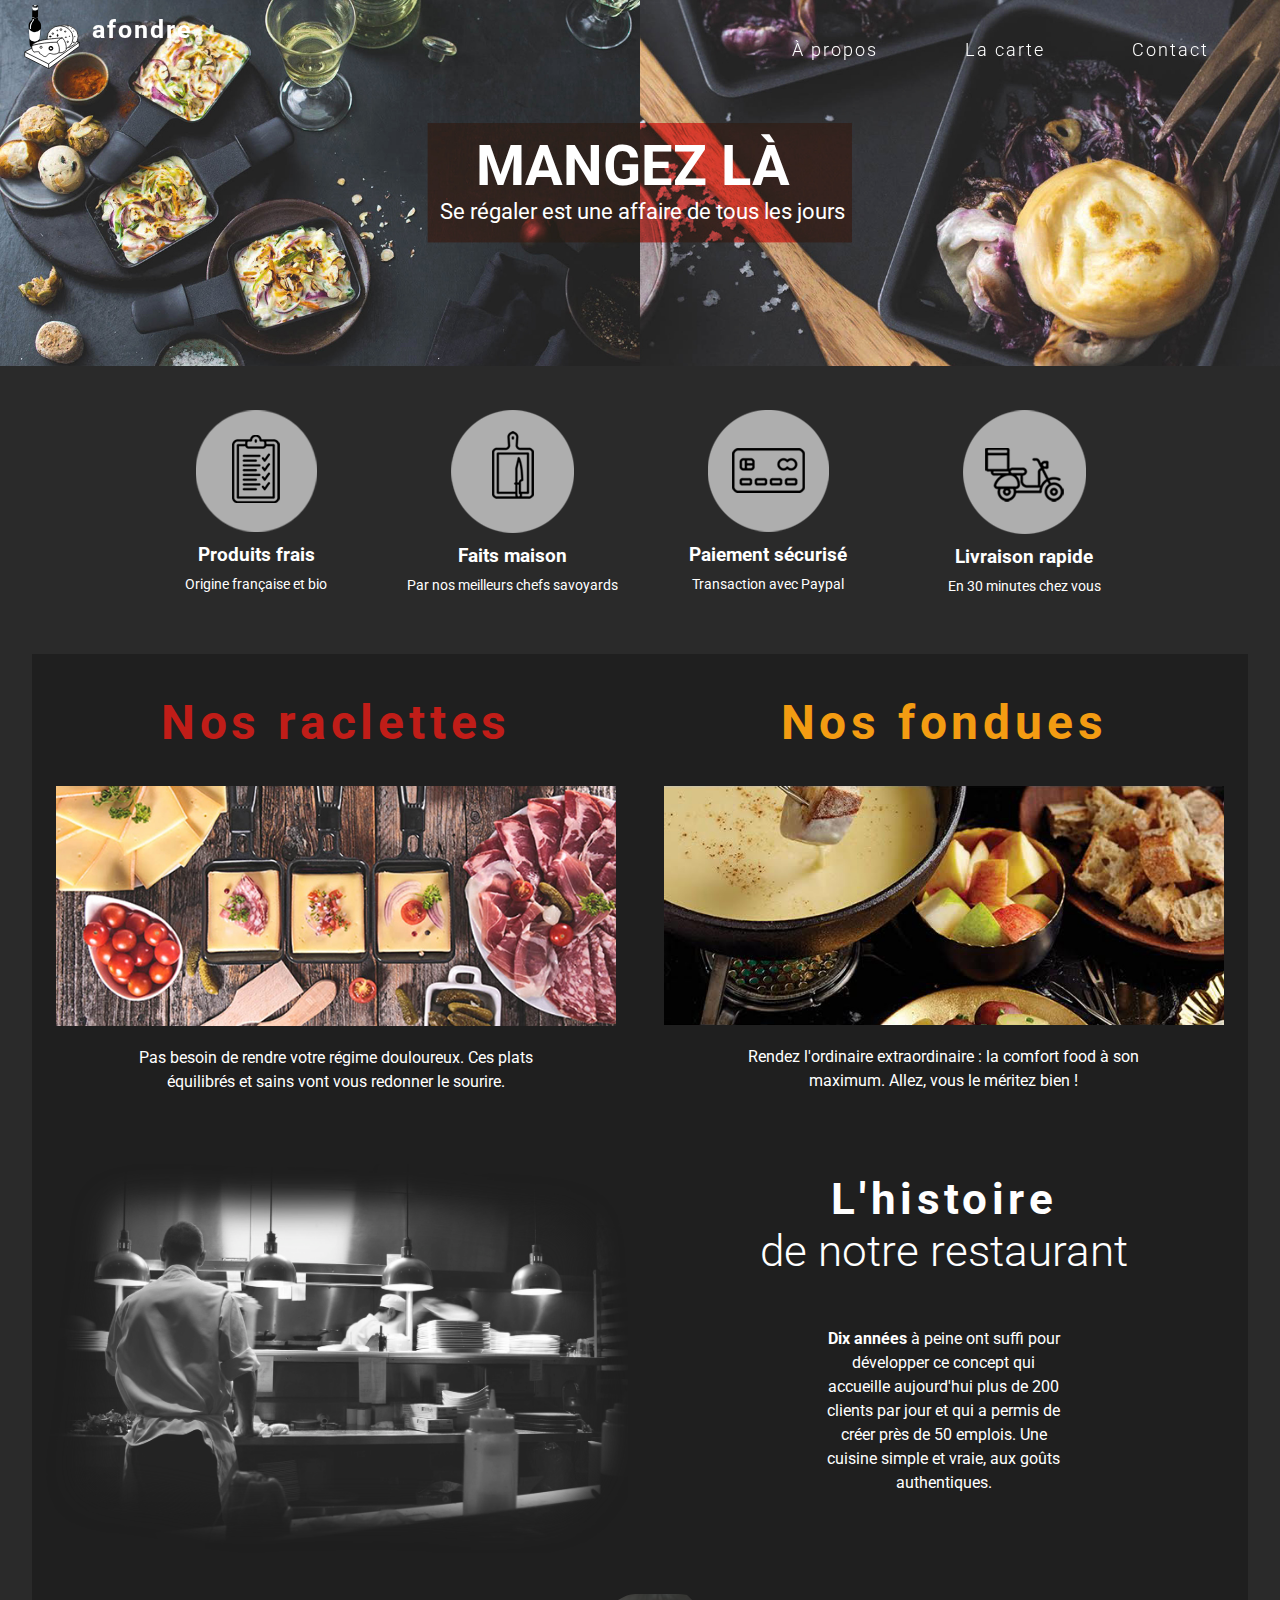
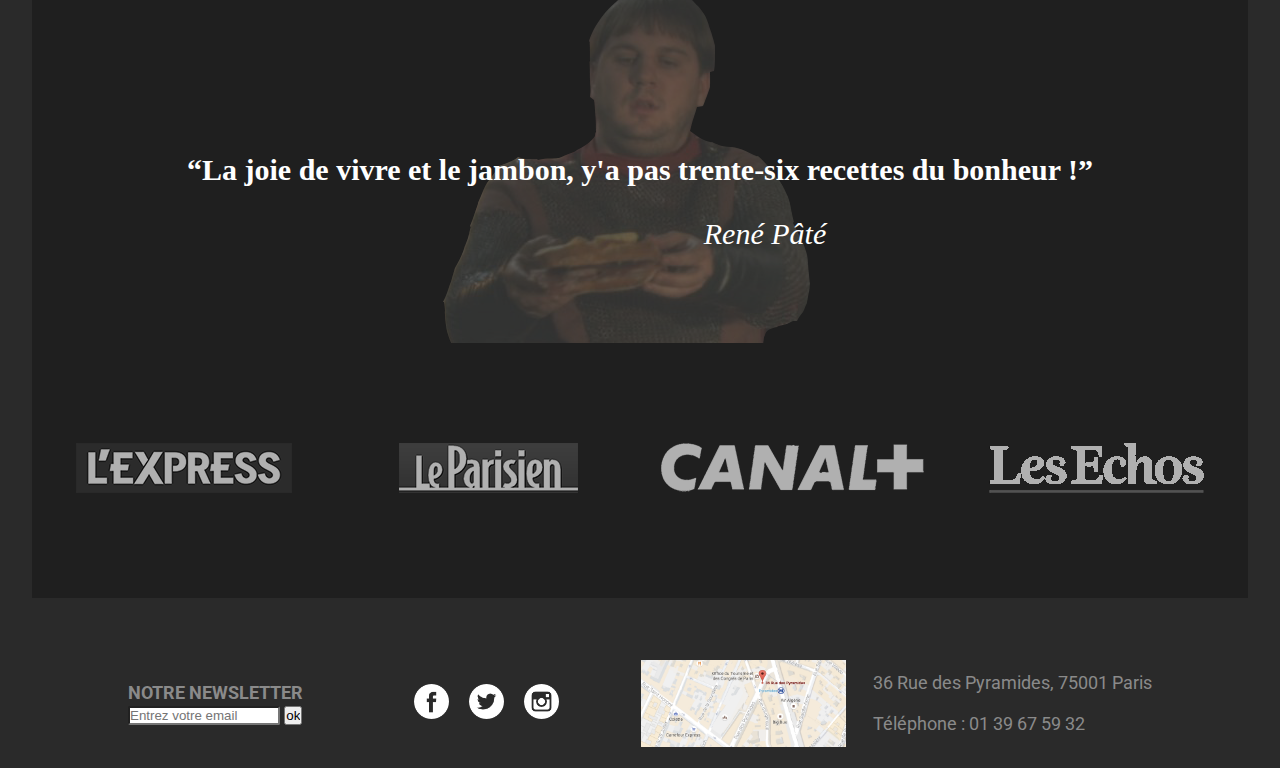
<file: index.html>
<!DOCTYPE html>
<html>

<head>
	<meta charset="utf-8">
	<link rel="shortcut icon" href="img-layout/logo.ico" />
	<title>Afondre : Le restaurant savoyard de luxe !</title>
	<meta name="viewport" content="width=device-width, initial-scale=1.0">
	<link rel="stylesheet" type="text/css" href="styles/main.css">
	<link href="https://fonts.googleapis.com/css?family=Gilda+Display|Roboto:300,400,700" rel="stylesheet">
</head>

<body>
	<main>
		<header class="clearfix">
			<button class="hamburger disp480">&#9776;</button>
			<!-- Navigation et logo -->
			<a href="#" id="lien">
				<div class="logo">
					<img src="img-content/logo.svg" alt="logo" width="64px" height="64px">
					<h2>&nbsp;afondre</h2>
				</div>
			</a>
			<nav class="clearfix navigation">
				<ul>
					<li><a href="#" class="disp480">Accueil</a></li>
					<li>
						<a href="pages/contact/contact.html" class="sliding">Contact</a>
					</li>
					<li>
						<a href="pages/carte/carte.html" class="sliding">La carte</a>
					</li>
					<li><a href="pages/about/histoire/histoire.html" class="disp480">Histoire</a></li>
					<li><a href="pages/about/fromages/fromage.html" class="disp480">Fromages</a></li>
					<li><a href="pages/about/charcuterie/charcuterie.html" class="disp480">Charcuterie</a></li>
					<li><a href="pages/about/accompagnements/accompagnements.html" class="disp480">Accompagnements</a></li>
					<li class="dropdown"><a href="" class="dropbtn sliding">À propos</a>
						<div class="dropdown-content">
							<a href="pages/about/histoire/histoire.html">Histoire</a>
							<a href="pages/about/fromages/fromage.html">Fromages</a>
							<a href="pages/about/charcuterie/charcuterie.html">Charcuteries</a>
							<a href="pages/about/accompagnements/accompagnements.html">Accompagnements</a>
						</div>
					</li>
				</ul>
			</nav>
		</header>
		<section id="top">
			<!-- Section haut de page Photo -->
			<div class="background">
				<img src="img-layout/header-big.jpg" alt="header">
			</div>
			<div class="slogan">
				<h1>Mangez là</h1>
				<p>Se régaler est une affaire de tous les jours</p>
			</div>
		</section>
		<section id="icone" class="clearfix">
			<!-- Section présentation avec icones -->
			<article class="col w25">
				<!-- Article Produits -->
				<figure>
					<!-- icone -->
					<img src="img-content/produits.png" alt="produits">
					<figcaption>
						<!-- Description icone -->
						<h3>Produits frais</h3>
					</figcaption>
				</figure>
				<!-- informations supplémentaires -->
				<p>Origine française et bio</p>
			</article>
			<article class="col w25">
				<!-- Article menus -->
				<figure>
					<img src="img-content/menu.png" alt="menu">
					<figcaption>
						<h3>Faits maison</h3>
					</figcaption>
				</figure>
				<p>Par nos meilleurs chefs savoyards</p>
			</article>
			<article class="col w25">
				<!-- Article paiement -->
				<figure>
					<img src="img-content/CB.png" alt="paiement">
					<figcaption>
						<h3>Paiement sécurisé</h3>
					</figcaption>
				</figure>
				<p>Transaction avec Paypal</p>
			</article>
			<article class="col w25">
				<!-- Article Livraison -->
				<figure>
					<img src="img-content/livraison.png" alt="livraison">
					<figcaption>
						<h3>Livraison rapide</h3>
					</figcaption>
				</figure>
				<p>En 30 minutes chez vous</p>
			</article>
		</section>
		<section id="produits" class="clearfix">
			<!-- Section Fondue / Raclette -->
			<article class="col w50">
				<!-- Article raclette -->
				<h2>Nos raclettes</h2>
				<img src="img-content/raclette-1.jpg" alt="raclettes">
				<p>Pas besoin de rendre votre régime douloureux. Ces plats équilibrés et sains vont vous redonner le sourire.</p>
			</article>
			<article class="col w50">
				<!-- Article fondue -->
				<h2>Nos fondues</h2>
				<img src="img-content/fondue.jpg" alt="fondues">
				<p>Rendez l'ordinaire extraordinaire : la comfort food à son maximum. Allez, vous le méritez bien !</p>
			</article>

		</section>
		<section id="histoire">
			<!-- Section Histoire -->
			<div class="histoire-restaurant">
				<div class="notre-restaurant">
					<img src="img-content/notre-restaurant.png">
				</div>
				<div class="content-histoire">
					<h2><span id="bg">L'histoire</span> <span id="dispnone768"></br>de notre restaurant</span></h2>
					<p><strong>Dix années</strong> à peine ont suffi pour développer ce concept qui accueille aujourd'hui plus de 200 clients par jour et qui a permis de créer près de 50 emplois. Une cuisine simple et vraie, aux goûts authentiques.</p>
				</div>
			</div>
			<div id="citations" class="clearfix">
				<div class="slides slid_1" style="background: url(img-content/détouré/rene-pate.png) no-repeat center 1rem">
					<q>La joie de vivre et le jambon, y'a pas trente-six recettes du bonheur !</q>
					<cite>René Pâté</cite>
				</div>
				<div class="slides slid_2" style="background: url(img-content/détouré/patrice-saucisse.png) no-repeat center 1rem">
					<q>Ça y est… je vois trouble. C’est le manque de gras, je me dessèche.</q>
					<cite>Patrice Saucisse</cite>
				</div>
				<div class="slides slid_3" style="background: url(img-content/détouré/remond-frometon.png) no-repeat center 1rem">
					<q>Je juge un restaurant par son Pain et son Fromage.</q>
					<cite>Rémond Frometon</cite>
				</div>
				<div class="slides slid_4" style="background: url(img-content/détouré/armand-vinblanc.png) no-repeat center 1rem">
					<q>La seule arme qui m'intéresse, c'est le tire-bouchon.</q>
					<cite>Armand VinBlanc</cite>
				</div>
				<div class="slides slid_5" style="background: url(img-content/chef1.png) no-repeat center 1rem">
					<q>Ça a été une merde noire, c'était catastrophique !</q>
					<cite>Philippe Etchebest</cite>
				</div>
				<script type="text/javascript">
					var slideIndex = 0;
					carousel();

					function carousel() {
						var i;
						var x = document.getElementsByClassName("slides");
						for (i = 0; i < x.length; i++) {
							x[i].style.display = "none";
						}
						slideIndex++;
						if (slideIndex > x.length) {
							slideIndex = 1
						}
						x[slideIndex - 1].style.display = "block";
						setTimeout(carousel, 10000); // La citation change toutes les 5 secondes
					}
				</script>
			</div>
			<ul>
				<!-- Liste des partenaires -->
				<li><img src="img-content/express.png" alt="logo express"></li>
				<li><img src="img-content/parisien.png" alt="logo parisien"></li>
				<li><img src="img-content/canalplus.png" alt="logo canalplus"></li>
				<li><img src="img-content/echos.png" alt="logo echos"></li>
			</ul>
		</section>
		<footer>
			<form class="footer_form">
				<label for="newsletter" id="label">Notre Newsletter</br></label>
				<input type="email" id="newsletter" name="email" placeholder="Entrez votre email">
				<input type="button" value="ok" id="ok">
			</form>
			<div id="network">
				<a href="#"><img src="img-content/facebook.png" width="35" height="35"></a>
				<a href="#"><img src="img-content/twitter.png" width="35" height="35"></a>
				<a href="#"><img src="img-content/instagram.png" width="35" height="35"></a>
			</div>
			<img src="img-content/maps.png" alt="maps" id="google">
			<ul id="adresse">
				<li>36 Rue des Pyramides, 75001 Paris</li>
				<li>Téléphone : 01 39 67 59 32</li>
			</ul>
		</footer>
	</main>
	<script type="text/javascript" src="jquery-3.1.1.js"></script>
	<script type="text/javascript">
		var liste = document.querySelector('.navigation ul');
		var burger = document.querySelector(".hamburger");
		var mq = window.matchMedia("(min-width : 769px)");
	        window.addEventListener("resize", function() {
	            if (mq.matches) {
	                    liste.style.display = "block";
	                } else {
	                    liste.style.display = "none";
	                    burger.style.transform = 'rotate(0deg)';
	                }
	        });
			burger.addEventListener("click", function() {
				if (liste.style.display == 'block') {
					liste.style.display = 'none';
					burger.style.transform = "rotate(0deg)";
				} else {
					liste.style.display = "block";
					burger.style.transform = "rotate(90deg)";	
				} 
			});
	</script>
</body>

</html>
</file>
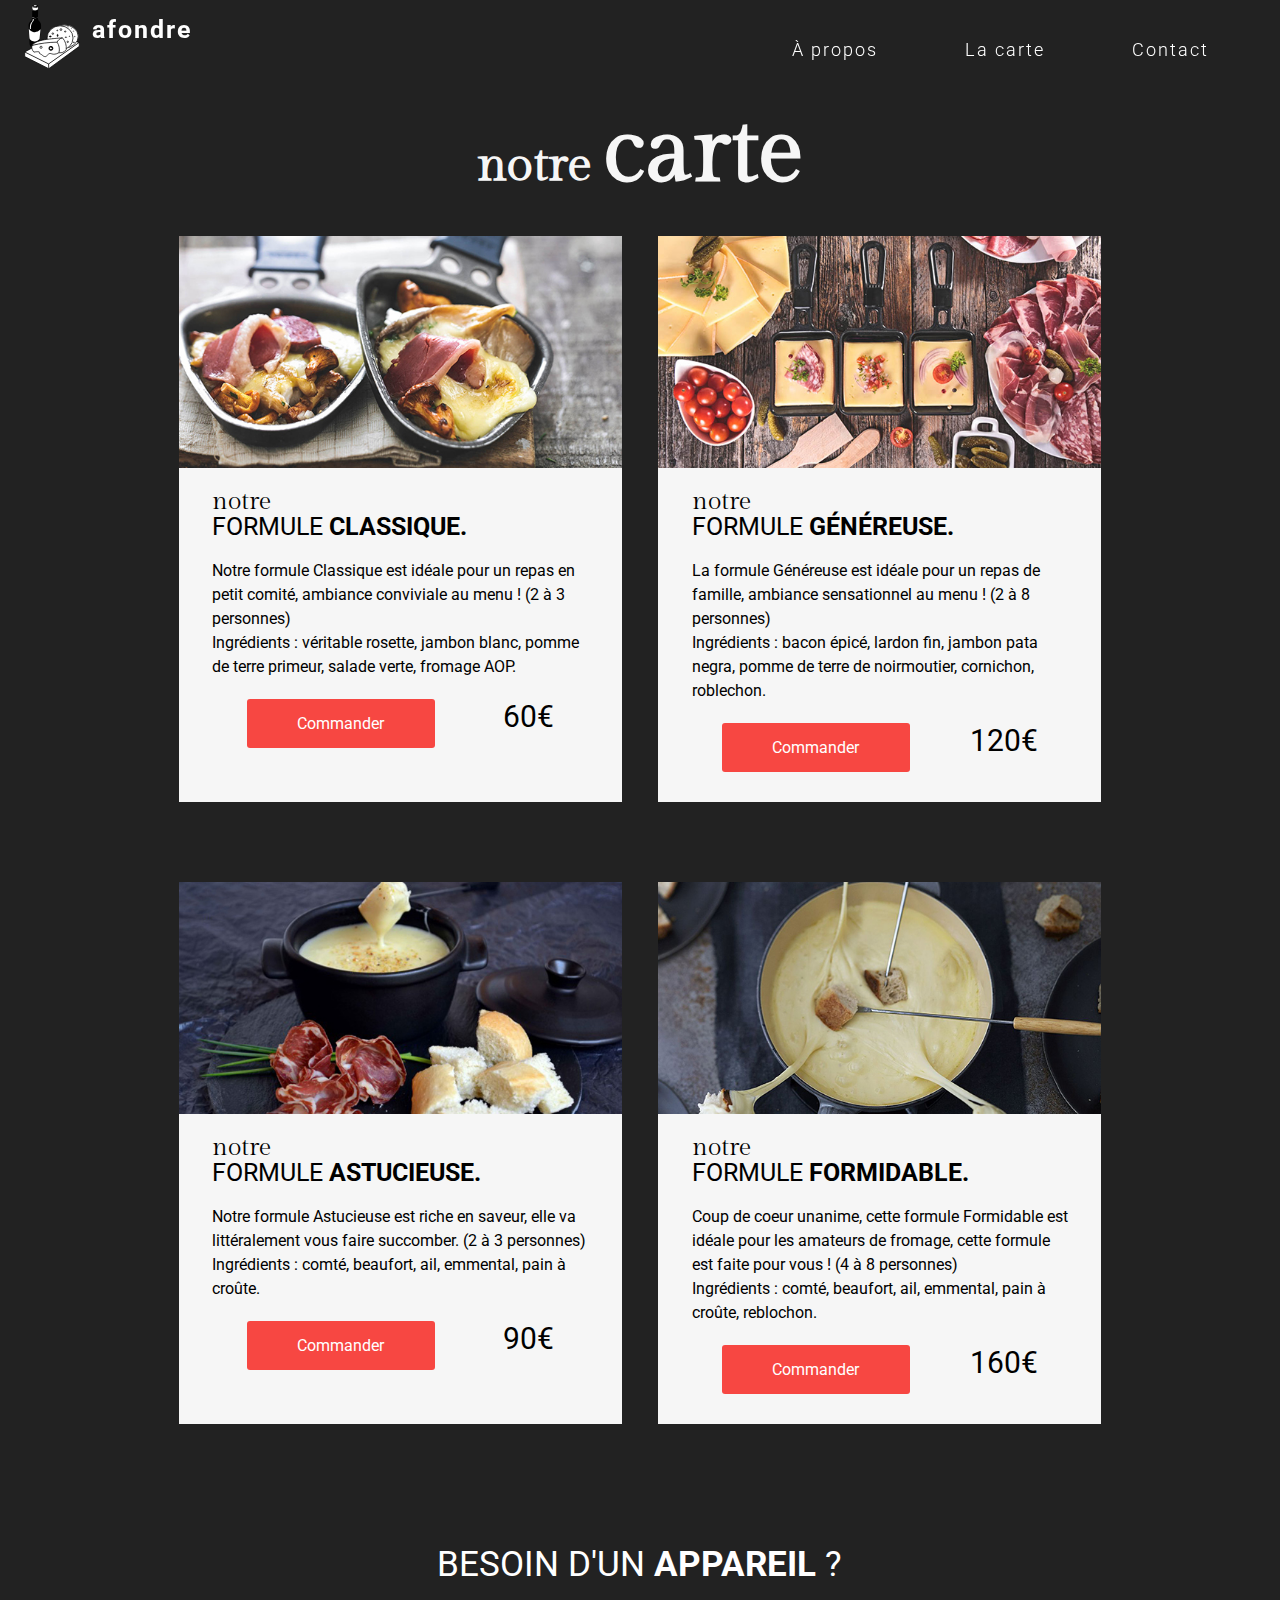
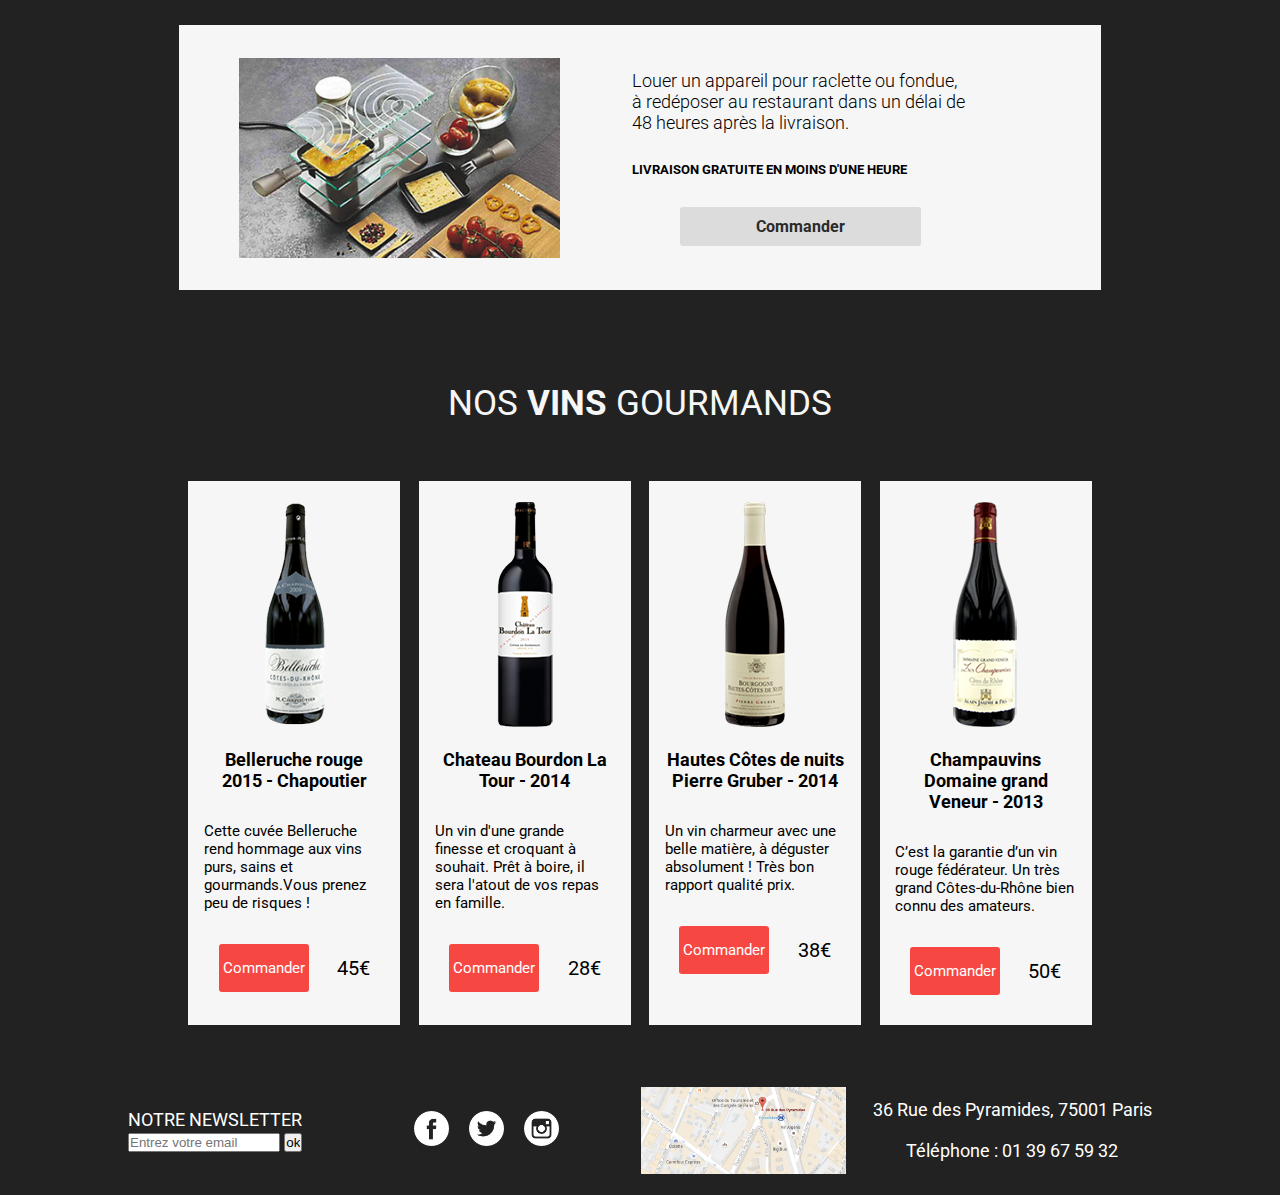
<file: pages/carte/carte.html>
<!DOCTYPE html>
<html>

<head>
	<meta charset="utf-8">
	<link rel="shortcut icon" href="img-layout/logo.ico" />
	<title>Afondre: Notre Carte</title>
	<meta name="viewport" content="width=device-width, initial-scale=1.0">
	<link rel="stylesheet" type="text/css" href="styles/main.css">
	<link href="https://fonts.googleapis.com/css?family=Gilda+Display|Roboto:300,400,700" rel="stylesheet">
</head>

<body>
	<main class="clearfix">
		<header class="clearfix">
			<button class="hamburger disp480">&#9776;</button>
			<!-- Navigation et logo -->
			<a href="../../index.html" id="lien">
				<div class="logo">
					<img src="img-content/logo.svg" alt="logo" width="64px" height="64px">
					<h2>&nbsp;afondre</h2>
				</div>
			</a>
			<nav class="clearfix navigation">
				<ul>
					<li><a href="../../index.html" class="disp480">Accueil</a></li>
					<li>
						<a href="../contact/contact.html" class="sliding">Contact</a>
					</li>
					<li>
						<a href="#" class="sliding">La carte</a>
					</li>
					<li><a href="../about/histoire/histoire.html" class="disp480">Histoire</a></li>
					<li><a href="../about/fromages/fromage.html" class="disp480">Fromages</a></li>
					<li><a href="../about/charcuterie/charcuterie.html" class="disp480">Charcuterie</a></li>
					<li><a href="../about/accompagnements/accompagnements.html" class="disp480">Accompagnements</a></li>
					<li class="dropdown"><a href="" class="dropbtn sliding">À propos</a>
						<div class="dropdown-content">
							<a href="../about/histoire/histoire.html">Histoire</a>
							<a href="../about/fromages/fromage.html">Fromages</a>
							<a href="../about/charcuterie/charcuterie.html">Charcuteries</a>
							<a href="../about/accompagnements/accompagnements.html">Accompagnements</a>
						</div>
					</li>
				</ul>
			</nav>
		</header>
		<div class="content">
			<h1>notre <span class="titre">carte</span></h1>
			<section class="nourriture">
				<article class="col w50">
					<figure>
						<img src="img-content/menu1.jpg" alt="classique">
						<figcaption>
							<h3><span class="min">notre</span></br>formule <strong>classique.</strong></h3>
						</figcaption>
						<p>Notre formule Classique est idéale pour un repas en petit comité, ambiance conviviale au menu ! (2 à 3 personnes)<br>Ingrédients : véritable rosette, jambon blanc, pomme de terre primeur, salade verte, fromage AOP.

						</p>
						<div class="pay">
							<a href="#">Commander</a> 60€
						</div>
					</figure>
				</article>
				<article class="col w50">
					<figure>
						<img src="img-content/menu2.jpg" alt="généreuse">
						<figcaption>
							<h3><span class="min">notre</span></br>formule <strong>généreuse.</strong></h3>
						</figcaption>
						<p>La formule Généreuse est idéale pour un repas de famille, ambiance sensationnel au menu ! (2 à 8 personnes)<br>Ingrédients : bacon épicé, lardon fin, jambon pata negra, pomme de terre de noirmoutier, cornichon, roblechon.</p>
						<div class="pay">
							<a href="#">Commander</a> 120€
						</div>
					</figure>
				</article>
				<article class="col w50">
					<figure>
						<img src="img-content/menu3.jpg" alt="astucieuse">
						<figcaption>
							<h3><span class="min">notre</span></br>formule <strong>astucieuse.</strong></h3>
						</figcaption>
						<p>Notre formule Astucieuse est riche en saveur, elle va littéralement vous faire succomber. (2 à 3 personnes)<br>Ingrédients : comté, beaufort, ail, emmental, pain à croûte.</p>
						<div class="pay">
							<a href="#">Commander</a> 90€
						</div>
					</figure>
				</article>
				<article class="col w50">
					<figure>
						<img src="img-content/menu4.jpg" alt="formidable">
						<figcaption>
							<h3><span class="min">notre</span></br>formule <strong>formidable.</strong></h3>
						</figcaption>
						<p>Coup de coeur unanime, cette formule Formidable est idéale pour les amateurs de fromage, cette formule est faite pour vous ! (4 à 8 personnes)<br>Ingrédients : comté, beaufort, ail, emmental, pain à croûte, reblochon. </p>
						<div class="pay">
							<a href="#">Commander</a> 160€
						</div>
					</figure>
				</article>
			</section>
			<section class="appareil">
				<h2>Besoin d'un <strong>appareil</strong> ?</h2>
				<article>
					<figure>
						<img src="img-content/menu5.jpg" alt="machine">
					</figure>
					<div class="text">
						<p><span class="delete">Louer un </span>appareil <span class="delete">pour raclette ou fondue, </span>à redéposer au restaurant dans un délai de 48 heures après la livraison.</p>
						<h4>Livraison gratuite en moins d'une heure</h4>
						<a href="#">Commander</a>
					</div>
				</article>
			</section>
			<h2 class="nosvins">Nos <strong>vins</strong> <span class="delete">gourmands</span></h2>
			<section class="vin">
				<article class="col w25">
					<img src="img-content/vin1.png" alt="formidable">
					<figcaption>
						<h4>Belleruche rouge 2015 - Chapoutier</h4>
					</figcaption>
					<p>Cette cuvée Belleruche rend hommage aux vins purs, sains et gourmands.Vous prenez peu de risques ! </p>
					<div class="pay pay2">
						<a href="#">Commander</a> 45€
					</div>
				</article>
				<article class="col w25">
					<img src="img-content/vin2.png" alt="formidable">
					<figcaption>
						<h4>Chateau Bourdon La Tour - 2014 </h4>
					</figcaption>
					<p>Un vin d'une grande finesse et croquant à souhait. Prêt à boire, il sera l'atout de vos repas en famille.</p>
					<div class="pay pay2">
						<a href="#">Commander</a> 28€
					</div>
				</article>
				<article class="col w25">
					<img src="img-content/vin3.png" alt="formidable">
					<figcaption>
						<h4>Hautes Côtes de nuits Pierre Gruber - 2014</h4>
					</figcaption>
					<p>Un vin charmeur avec une belle matière, à déguster absolument ! Très bon rapport qualité prix.</p>
					<div class="pay pay2">
						<a href="#">Commander</a> 38€
					</div>
				</article>
				<article class="col w25">
					<img src="img-content/vin4.png" alt="formidable">
					<figcaption>
						<h4>Champauvins Domaine grand Veneur - 2013</h4>
					</figcaption>
					<p>C’est la garantie d’un vin rouge fédérateur. Un très grand Côtes-du-Rhône bien connu des amateurs.</p>
					<div class="pay pay2">
						<a href="#">Commander</a> 50€
					</div>
				</article>
			</section>
		</div>
		<footer>
			<form class="footer_form">
				<label for="newsletter" id="label">Notre Newsletter</br></label>
				<input type="email" id="newsletter" name="email" placeholder="Entrez votre email">
				<input type="button" value="ok" id="ok">
			</form>
			<div id="network">
				<a href="#"><img src="img-content/facebook.png" width="35" height="35"></a>
				<a href="#"><img src="img-content/twitter.png" width="35" height="35"></a>
				<a href="#"><img src="img-content/instagram.png" width="35" height="35"></a>
			</div>
			<img src="img-content/maps.png" alt="maps" id="google">
			<ul id="adresse">
				<li>36 Rue des Pyramides, 75001 Paris</li>
				<li>Téléphone : 01 39 67 59 32</li>
			</ul>
		</footer>
	</main>
	<script type="text/javascript" src="../../jquery-3.1.1.js"></script>
	    <script type="text/javascript">
	        var liste = document.querySelector('.navigation ul');
	        var burger = document.querySelector(".hamburger");
	        var mq = window.matchMedia("(min-width : 769px)");
	        window.addEventListener("resize", function() {
	            if (mq.matches) {
	                    liste.style.display = "block";
	                } else {
	                    liste.style.display = "none";
	                    burger.style.transform = 'rotate(0deg)';
	                }
	        });
	            burger.addEventListener("click", function() {
	                if (liste.style.display == 'block') {
	                    liste.style.display = 'none';
	                    burger.style.transform = "rotate(0deg)";
	                } else {
	                    liste.style.display = "block";
	                    burger.style.transform = "rotate(90deg)";   
	                } 
	            });
	    </script>
</body>

</html>
</file>
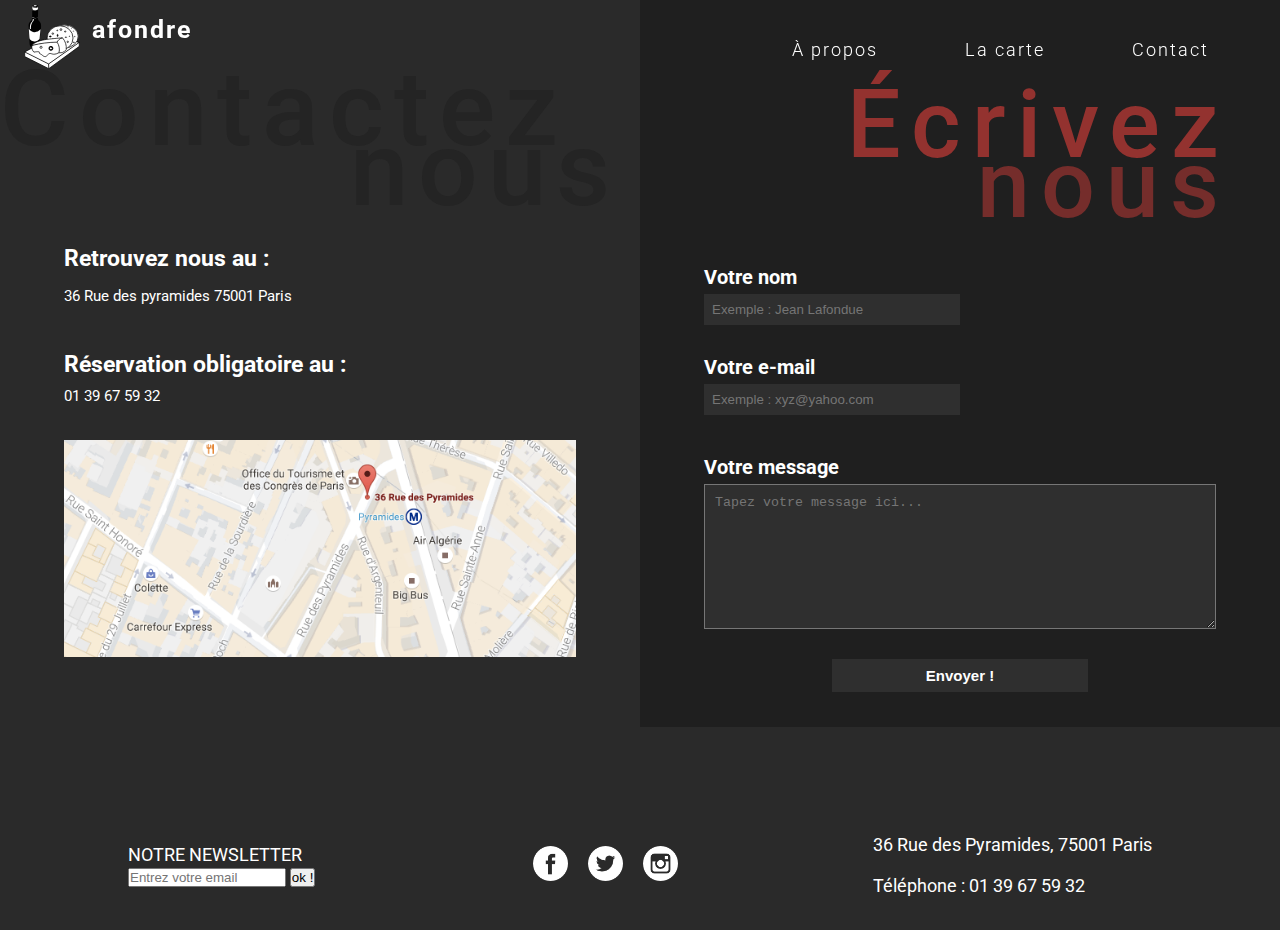
<file: pages/contact/contact.html>
<!DOCTYPE html>
<html>

<head>
	<meta charset="utf-8">
	<link rel="shortcut icon" href="img-layout/logo.ico" />
	<title>Afondre: Contact</title>
	<meta name="viewport" content="width=device-width, initial-scale=1.0">
	<link rel="stylesheet" href="styles/contact.css" type="text/css">
	<link href="https://fonts.googleapis.com/css?family=Gilda+Display|Roboto:300,400,700" rel="stylesheet">
</head>

<body>
	<main class="clearfix">
		<header class="clearfix">
			<button class="hamburger disp480">&#9776;</button>
			<!-- Navigation et logo -->
			<a href="../../index.html" id="lien">
				<div class="logo">
					<img src="img-content/logo.svg" alt="logo" width="64px" height="64px">
					<h2>&nbsp;afondre</h2>
				</div>
			</a>
			<nav class="clearfix navigation">
				<ul>
					<li><a href="../../index.html" class="disp480">Accueil</a></li>
					<li>
						<a href="#" class="sliding">Contact</a>
					</li>
					<li>
						<a href="../carte/carte.html" class="sliding">La carte</a>
					</li>
					<li><a href="../about/histoire/histoire.html" class="disp480">Histoire</a></li>
					<li><a href="../about/fromages/fromage.html" class="disp480">Fromages</a></li>
					<li><a href="../about/charcuterie/charcuterie.html" class="disp480">Charcuterie</a></li>
					<li><a href="../about/accompagnements/accompagnements.html" class="disp480">Accompagnements</a></li>
					<li class="dropdown"><a href="" class="dropbtn sliding">À propos</a>
						<div class="dropdown-content">
							<a href="../about/histoire/histoire.html">Histoire</a>
							<a href="../about/fromages/fromage.html">Fromages</a>
							<a href="../about/charcuterie/charcuterie.html">Charcuteries</a>
							<a href="../about/accompagnements/accompagnements.html">Accompagnements</a>
						</div>
					</li>
				</ul>
			</nav>
		</header>
		<div class="content">
			<section class="contact contact-left">
				<h1><span id="contactez">Contactez</span></br><span id="nous1">nous</span></h1>
				<article class="article1">
					<h2>Retrouvez nous au :</h2>
					<p>36 Rue des pyramides 75001 Paris</p>
				</article>
				<article class="article2">
					<h2>Réservation obligatoire au :</h2>
					<p>01 39 67 59 32</p>
				</article>
				<img src="img-content/maps.png" alt="maps">
			</section>
			<section class="contact contact-right">
				<h1>Écrivez</br><span id="nous">nous</span></h1>
				<form class="formulaire">
					<label for="name">Votre nom</label>
					<input type="text" name="name" id="name" placeholder="Exemple : Jean Lafondue">
					<label for="email">Votre e-mail</label>
					<input type="text" name="email" id="email" placeholder="Exemple : xyz@yahoo.com">
					<label for="message">Votre message</label>
					<textarea type="text" name="message" id="message" placeholder="Tapez votre message ici..."></textarea>
					<input type="submit" name="send" id="send" value="Envoyer !">
				</form>
			</section>
		</div>
		<footer>
			<form class="footer_form">
				<label for="newsletter" id="label">Notre Newsletter</br></label>
				<input type="email" id="newsletter" name="email" placeholder="Entrez votre email">
				<input type="button" value="ok !" id="ok">
			</form>
			<div id="network">
				<a href="#"><img src="img-content/facebook.png" width="35" height="35"></a>
				<a href="#"><img src="img-content/twitter.png" width="35" height="35"></a>
				<a href="#"><img src="img-content/instagram.png" width="35" height="35"></a>
			</div>
			<ul id="adresse">
				<li>36 Rue des Pyramides, 75001 Paris</li>
				<li>Téléphone : 01 39 67 59 32</li>
			</ul>
		</footer>
	</main>
	<script type="text/javascript" src="../../jquery-3.1.1.js"></script>
	    <script type="text/javascript">
	        var liste = document.querySelector('.navigation ul');
	        var burger = document.querySelector(".hamburger");
	        var mq = window.matchMedia("(min-width : 769px)");
	        window.addEventListener("resize", function() {
	            if (mq.matches) {
	                    liste.style.display = "block";
	                } else {
	                    liste.style.display = "none";
	                    burger.style.transform = 'rotate(0deg)';
	                }
	        });
	            burger.addEventListener("click", function() {
	                if (liste.style.display == 'block') {
	                    liste.style.display = 'none';
	                    burger.style.transform = "rotate(0deg)";
	                } else {
	                    liste.style.display = "block";
	                    burger.style.transform = "rotate(90deg)";   
	                } 
	            });
	    </script>
</body>

</html>
</file>
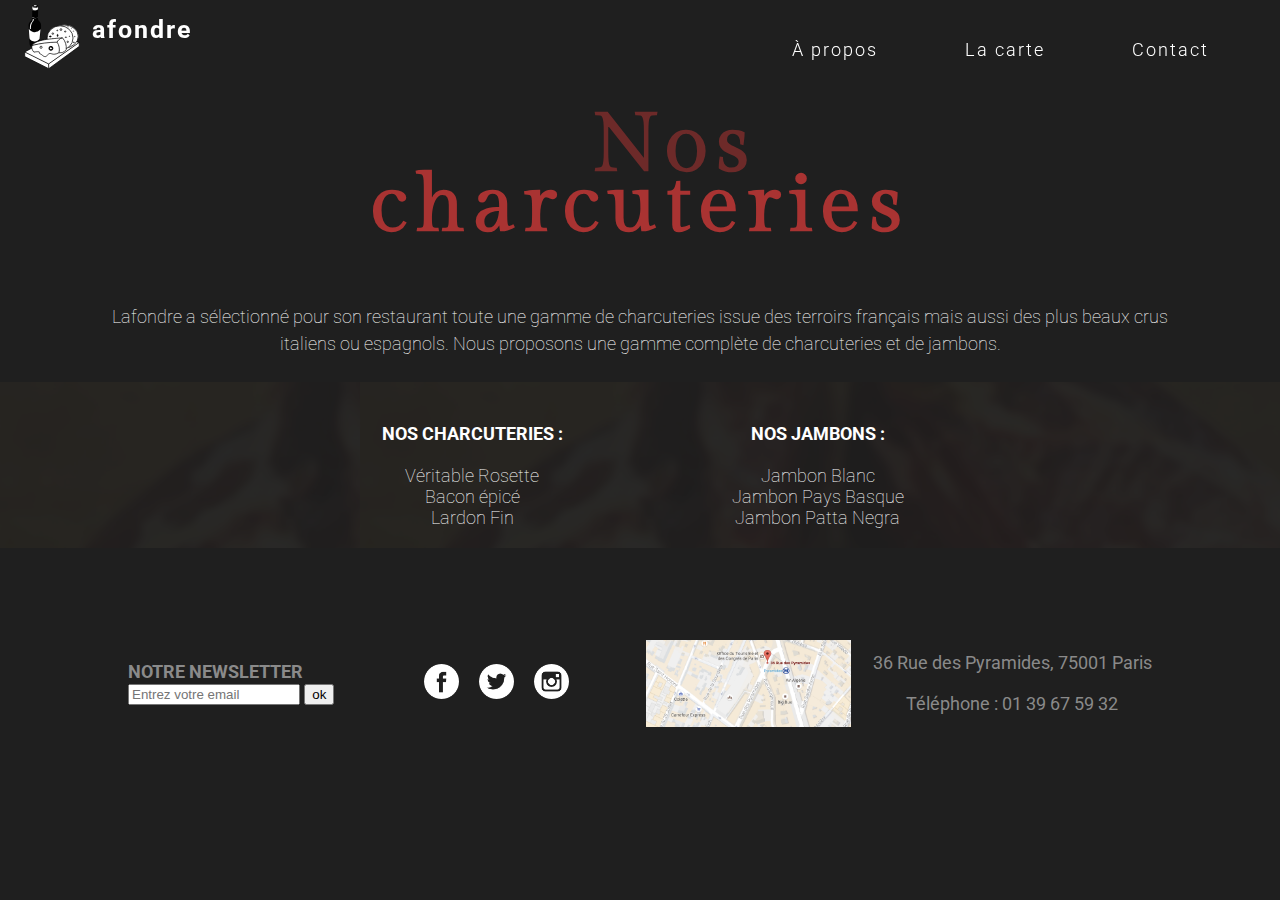
<file: pages/about/charcuterie/charcuterie.html>
<!doctype html>
<html>

<head>
    <meta charset="utf-8">
    <title>Afondre: Nos Charcuteries</title>
    <link rel="shortcut icon" href="img-layout/logo.ico" />
    <link href="styles/charcuteries.css" rel="stylesheet" type="text/css">

    <meta http-equiv="X-UA-Compatible" content="IE=edge,chrome=1">
    <meta name="viewport" content="width=device-width, initial-scale=1.0">
    <link href="https://fonts.googleapis.com/css?family=Gilda+Display|Roboto:300,400,700" rel="stylesheet">
</head>


<body>

    <header class="clearfix">
        <button class="hamburger disp480">&#9776;</button>
        <!-- Navigation et logo -->
        <a href="../../../index.html" id="lien">
            <div class="logo">
                <img src="img-content/logo.svg" alt="logo" width="64px" height="64px">
                <h2>&nbsp;afondre</h2>
            </div>
        </a>
        <nav class="clearfix navigation">
            <ul>
                <li><a href="../../../index.html" class="disp480">Accueil</a></li>
                <li>
                    <a href="../../contact/contact.html" class="sliding">Contact</a>
                </li>
                <li>
                    <a href="../../carte/carte.html" class="sliding">La carte</a>
                </li>
                <li><a href="../histoire/histoire.html" class="disp480">Histoire</a></li>
                <li><a href="../fromages/fromage.html" class="disp480">Fromages</a></li>
                <li><a href="../charcuterie/charcuterie.html" class="disp480">Charcuterie</a></li>
                <li><a href="../accompagnements/accompagnements.html" class="disp480">Accompagnements</a></li>
                <li class="dropdown"><a href="" class="dropbtn sliding">À propos</a>
                    <div class="dropdown-content">
                        <a href="../histoire/histoire.html">Histoire</a>
                        <a href="../fromages/fromage.html">Fromages</a>
                        <a href="#">Charcuteries</a>
                        <a href="../accompagnements/accompagnements.html">Accompagnements</a>
                    </div>
                </li>
            </ul>
        </nav>
    </header>
    <main>
        <section id="description">
            <h2><span class="nos">Nos</span> <span class="charcuteries"> charcuteries</span></h2>

            <p>Lafondre a sélectionné pour son restaurant toute une gamme de charcuteries issue des terroirs français mais aussi des plus beaux crus italiens ou espagnols. Nous proposons une gamme complète de charcuteries et de jambons.</p>
        </section>

        <section id="listing" style="background-image: url(img-content/jambon2.png);">
            <div class="listes">
                <ul>
                    <h3>Nos charcuteries :</h1>
                    <li>Véritable Rosette</li>
                    <li>Bacon épicé</li>
                    <li>Lardon Fin</li>
                </ul>

                <ul>
                   <h3>Nos jambons :</h1>
                    <li>Jambon Blanc</li>
                    <li>Jambon Pays Basque</li>
                    <li>Jambon Patta Negra</li>
                </ul>
            </div>
        </section>
    </main>

    <footer>
    	<form class="footer_form">
    		<label for="newsletter" id="label">Notre Newsletter</br></label>
    		<input type="email" id="newsletter" name="email" placeholder="Entrez votre email">
    		<input type="button" value="ok" id="ok">
    	</form>
    <div id="network">
		<a href="#"><img src="img-content/facebook.png" width="35" height="35"></a>
		<a href="#"><img src="img-content/twitter.png" width="35" height="35"></a>
		<a href="#"><img src="img-content/instagram.png" width="35" height="35"></a>
	</div>
	<img src="img-content/maps.png" alt="maps" id="google">
	<ul id="adresse">
		<li>36 Rue des Pyramides, 75001 Paris</li>
		<li>Téléphone : 01 39 67 59 32</li>
	</ul>
    </footer>
    <script type="text/javascript" src="../../../jquery-3.1.1.js"></script>
    <script type="text/javascript">
        var liste = document.querySelector('.navigation ul');
        var burger = document.querySelector(".hamburger");
        var mq = window.matchMedia("(min-width : 769px)");
            window.addEventListener("resize", function() {
                if (mq.matches) {
                        liste.style.display = "block";
                    } else {
                        liste.style.display = "none";
                        burger.style.transform = 'rotate(0deg)';
                    }
            });
            burger.addEventListener("click", function() {
                if (liste.style.display == 'block') {
                    liste.style.display = 'none';
                    burger.style.transform = "rotate(0deg)";
                } else {
                    liste.style.display = "block";
                    burger.style.transform = "rotate(90deg)";   
                } 
            });
    </script>
</body>
</html>
</file>
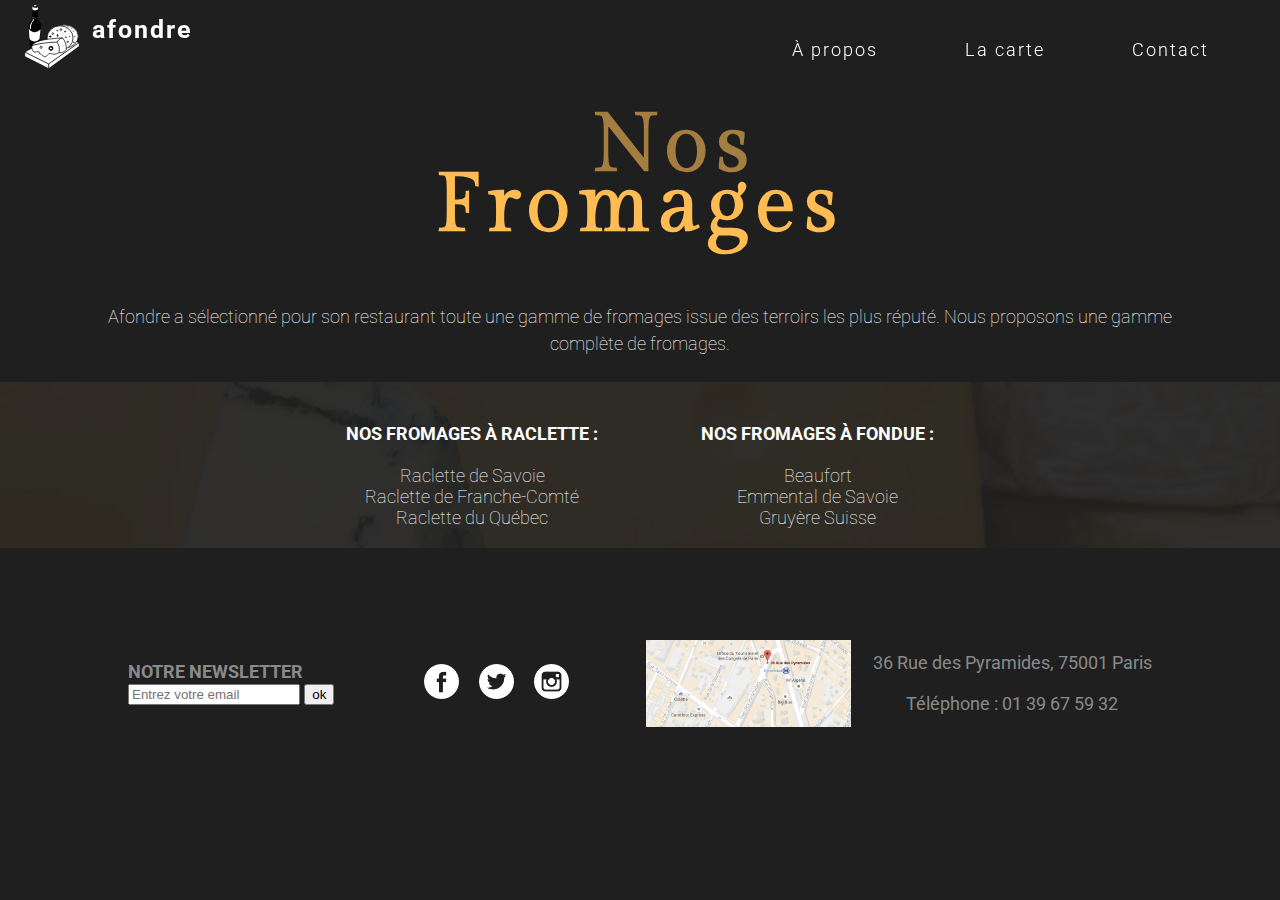
<file: pages/about/fromages/fromage.html>
<!doctype html>
<html>

<head>
    <meta charset="utf-8">
    <title>Afondre: Nos Fromages</title>
    <link rel="shortcut icon" href="img-layout/logo.ico" />
    <link href="styles/fromage.css" rel="stylesheet" type="text/css">
    <meta http-equiv="X-UA-Compatible" content="IE=edge,chrome=1">
    <meta name="viewport" content="width=device-width, initial-scale=1.0">
    <link href="https://fonts.googleapis.com/css?family=Gilda+Display|Roboto:300,400,700" rel="stylesheet">
</head>


<body>

    <header class="clearfix">
        <button class="hamburger disp480">&#9776;</button>
        <!-- Navigation et logo -->
        <a href="../../../index.html" id="lien">
            <div class="logo">
                <img src="img-content/logo.svg" alt="logo" width="64px" height="64px">
                <h2>&nbsp;afondre</h2>
            </div>
        </a>
        <nav class="clearfix navigation">
            <ul>
                <li><a href="../../../index.html" class="disp480">Accueil</a></li>
                <li>
                    <a href="../../contact/contact.html" class="sliding">Contact</a>
                </li>
                <li>
                    <a href="../../carte/carte.html" class="sliding">La carte</a>
                </li>
                <li><a href="../histoire/histoire.html" class="disp480">Histoire</a></li>
                <li><a href="../fromages/fromage.html" class="disp480">Fromages</a></li>
                <li><a href="../charcuterie/charcuterie.html" class="disp480">Charcuterie</a></li>
                <li><a href="../accompagnements/accompagnements.html" class="disp480">Accompagnements</a></li>
                <li class="dropdown"><a href="" class="dropbtn sliding">À propos</a>
                    <div class="dropdown-content">
                        <a href="../histoire/histoire.html">Histoire</a>
                        <a href="#">Fromages</a>
                        <a href="../charcuterie/charcuterie.html">Charcuteries</a>
                        <a href="../accompagnements/accompagnements.html">Accompagnements</a>
                    </div>
                </li>
            </ul>
        </nav>
    </header>
    <main>
        <section id="description">
            <h2><span class="nos">Nos</span> <span class="charcuteries"> Fromages</span></h2>

            <p>Afondre a sélectionné pour son restaurant toute une gamme de fromages issue des terroirs les plus réputé. Nous proposons une gamme complète de fromages.</p>
        </section>

        <section id="listing" style="background-image: url(img-content/cheeese1.png);">
            <div class="listes">
                <ul>
                    <h3>Nos fromages à raclette :</h1>
                    <li>Raclette de Savoie</li>
                    <li>Raclette de Franche-Comté</li>
                    <li>Raclette du Québec</li>
                </ul>

                <ul>
                   <h3>Nos fromages à fondue :</h1>
                    <li>Beaufort</li>
                    <li>Emmental de Savoie</li>
                    <li>Gruyère Suisse</li>
                </ul>
            </div>
        </section>
    </main>

    <footer>
      <form class="footer_form">
        <label for="newsletter" id="label">Notre Newsletter</br></label>
        <input type="email" id="newsletter" name="email" placeholder="Entrez votre email">
        <input type="button" value="ok" id="ok">
      </form>
    <div id="network">
    <a href="#"><img src="img-content/facebook.png" width="35" height="35"></a>
    <a href="#"><img src="img-content/twitter.png" width="35" height="35"></a>
    <a href="#"><img src="img-content/instagram.png" width="35" height="35"></a>
  </div>
  <img src="img-content/maps.png" alt="maps" id="google">
  <ul id="adresse">
    <li>36 Rue des Pyramides, 75001 Paris</li>
    <li>Téléphone : 01 39 67 59 32</li>
  </ul>
    </footer>
    <script type="text/javascript" src="../../../jquery-3.1.1.js"></script>
    <script type="text/javascript">
        var liste = document.querySelector('.navigation ul');
        var burger = document.querySelector(".hamburger");
        var mq = window.matchMedia("(min-width : 769px)");
            window.addEventListener("resize", function() {
                if (mq.matches) {
                        liste.style.display = "block";
                    } else {
                        liste.style.display = "none";
                        burger.style.transform = 'rotate(0deg)';
                    }
            });
            burger.addEventListener("click", function() {
                if (liste.style.display == 'block') {
                    liste.style.display = 'none';
                    burger.style.transform = "rotate(0deg)";
                } else {
                    liste.style.display = "block";
                    burger.style.transform = "rotate(90deg)";   
                } 
            });
    </script>
</body>
</html>
</file>
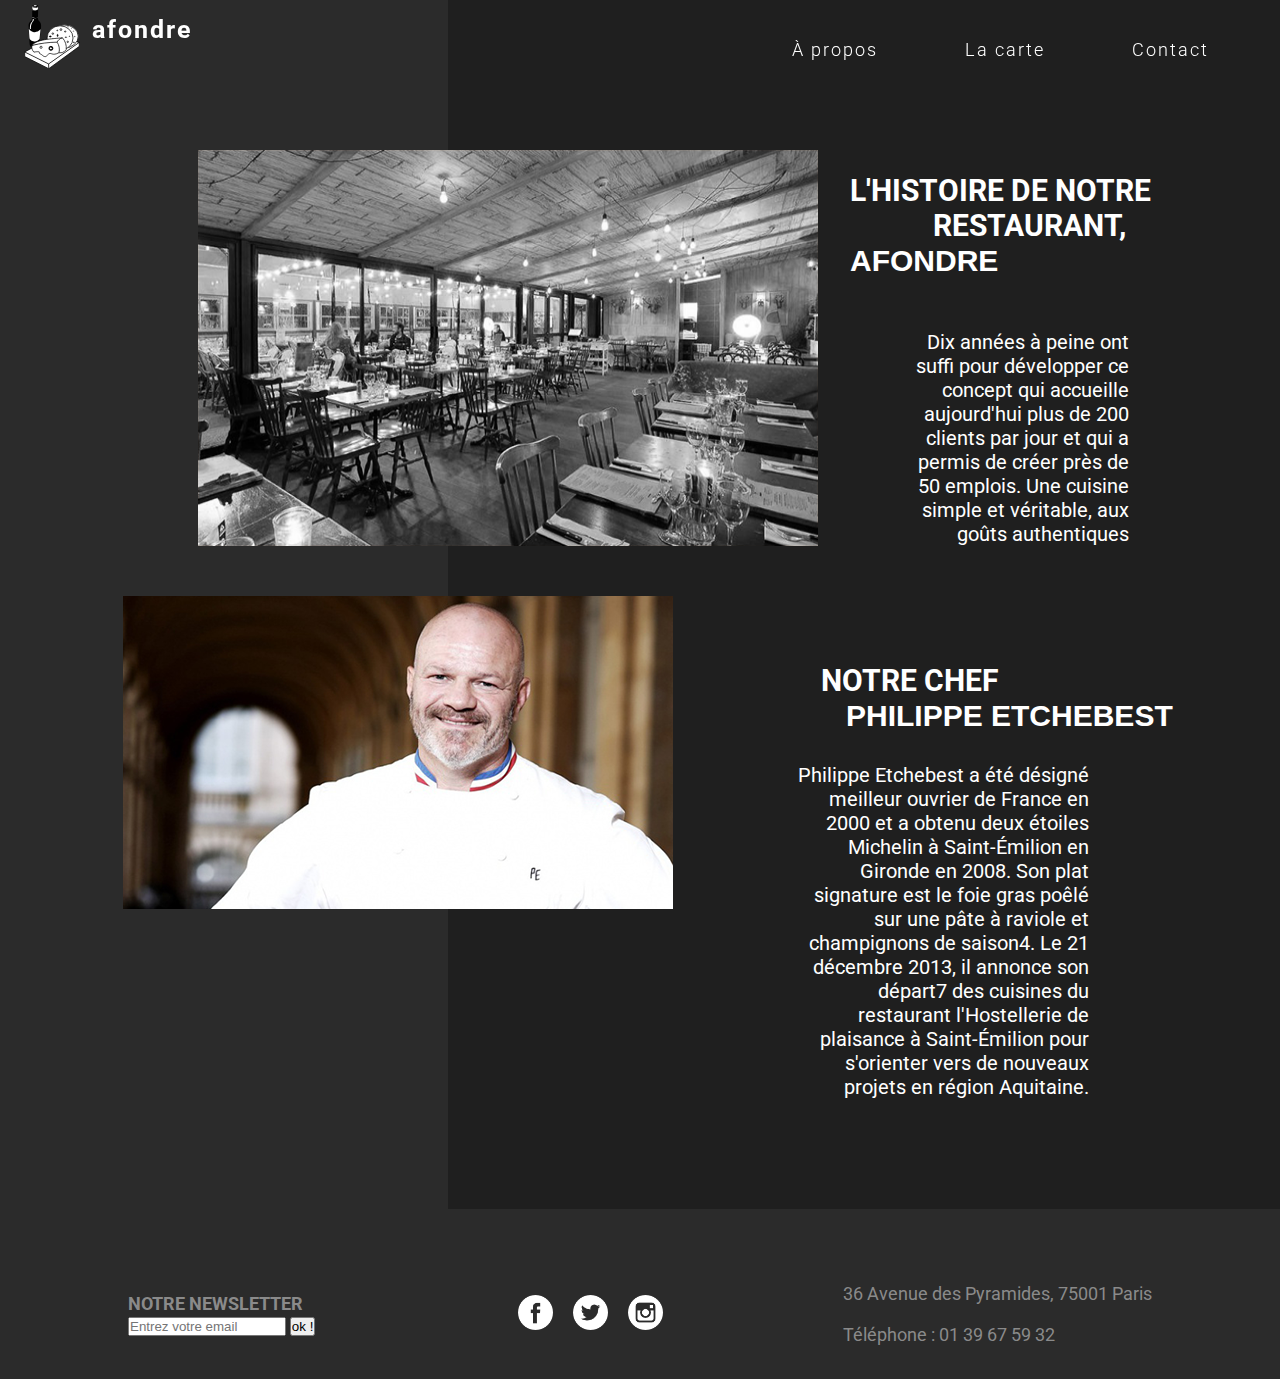
<file: pages/about/histoire/histoire.html>
<!DOCTYPE html>
<html>

<head>
	<meta charset="utf-8">
	<title>Afondre: Notre Histoire</title>
	<link rel="shortcut icon" href="img-layout/logo.ico" />
	<meta name="viewport" content="width=device-width, initial-scale=1.0">
	<link rel="stylesheet" type="text/css" href="styles/histoire.css">
	<link href="https://fonts.googleapis.com/css?family=Gilda+Display|Roboto:300,400,700" rel="stylesheet">
</head>

<body>
	<main>
		<header class="clearfix">
		    <button class="hamburger disp480">&#9776;</button>
			<!-- Navigation et logo -->
			<a href="../../../index.html" id="lien">
				<div class="logo">
					<img src="img-content/logo.svg" alt="logo" width="64px" height="64px">
					<h2>&nbsp;afondre</h2>
				</div>
			</a>
			<nav class="clearfix navigation">
				<ul>
					<li><a href="../../../index.html" class="disp480">Accueil</a></li>
					<li>
						<a href="../../contact/contact.html" class="sliding">Contact</a>
					</li>
					<li>
						<a href="../../carte/carte.html" class="sliding">La carte</a>
					</li>
					<li><a href="../histoire/histoire.html" class="disp480">Histoire</a></li>
					<li><a href="../fromages/fromage.html" class="disp480">Fromages</a></li>
					<li><a href="../charcuterie/charcuterie.html" class="disp480">Charcuterie</a></li>
					<li><a href="../accompagnements/accompagnements.html" class="disp480">Accompagnements</a></li>
					<li class="dropdown"><a href="" class="dropbtn sliding">À propos</a>
						<div class="dropdown-content">
							<a href="#">Histoire</a>
							<a href="../fromages/fromage.html">Fromages</a>
							<a href="../charcuterie/charcuterie.html">Charcuteries</a>
							<a href="../accompagnements/accompagnements.html">Accompagnements</a>
						</div>
					</li>
				</ul>
			</nav>
		</header>

		<main class="clearfix">
			<div class="content">
				<!-- Section Histoire du Restaurant -->
				<section id="histoire" class="clearfix">
					<article class="col w50 clearfix">
						<img src="img-content/photo-resto.png" alt="Photo du Restaurant" />
						<div class="flex">
							<h2>L'histoire de notre <br><span>restaurant, <strong>Afondre</strong></span></h2>
							<p>Dix années à peine ont suffi pour développer ce concept qui accueille aujourd'hui plus de 200 clients par jour et qui a permis de créer près de 50 emplois. Une cuisine simple et véritable, aux goûts authentiques</p>
						</div>
					</article>
				</section>

				<!-- Section Philippe, chef du Restaurant -->
				<section id="chef" class="clearfix">
					<article class="col w50 clearfix">
						<img src="img-content/photo-philippe.png" alt="Photo du Chef Philippe Etchebest" />
						<div class="flex2">
							<h2>Notre Chef <br> <strong>Philippe Etchebest</strong></h2>
							<p>Philippe Etchebest a été désigné meilleur ouvrier de France en 2000 et a obtenu deux étoiles Michelin à Saint-Émilion en Gironde en 2008. Son plat signature est le foie gras poêlé sur une pâte à raviole et champignons de saison4. Le 21 décembre
								2013, il annonce son départ7 des cuisines du restaurant l'Hostellerie de plaisance à Saint-Émilion pour s'orienter vers de nouveaux projets en région Aquitaine.</p>
						</div>
					</article>
				</section>
			</div>

			<!-- Footer -->
			<footer>
				<form class="footer_form">
					<label for="newsletter" id="label">Notre Newsletter</br></label>
					<input type="email" id="newsletter" name="email" placeholder="Entrez votre email">
					<input type="button" value="ok !" id="ok">
				</form>
				<div id="network">
					<a href="#"><img src="img-content/facebook.png" width="35" height="35"></a>
					<a href="#"><img src="img-content/twitter.png" width="35" height="35"></a>
					<a href="#"><img src="img-content/instagram.png" width="35" height="35"></a>
				</div>
				<ul id="adresse">
					<li>36 Avenue des Pyramides, 75001 Paris</li>
					<li>Téléphone : 01 39 67 59 32</li>
				</ul>
			</footer>
		</main>
		<script type="text/javascript" src="../../../jquery-3.1.1.js"></script>
	    <script type="text/javascript">
	        var liste = document.querySelector('.navigation ul');
	        var burger = document.querySelector(".hamburger");
	        var mq = window.matchMedia("(min-width : 769px)");
	        window.addEventListener("resize", function() {
	            if (mq.matches) {
	                    liste.style.display = "block";
	                } else {
	                    liste.style.display = "none";
	                    burger.style.transform = 'rotate(0deg)';
	                }
	        });
	            burger.addEventListener("click", function() {
	                if (liste.style.display == 'block') {
	                    liste.style.display = 'none';
	                    burger.style.transform = "rotate(0deg)";
	                } else {
	                    liste.style.display = "block";
	                    burger.style.transform = "rotate(90deg)";   
	                } 
	            });
	    </script>
</body>

</html>
</file>
<file: styles/main.css>
@charset "UTF-8";
* {
    margin: 0;
    padding: 0;
}

*, *:before, *:after {
    box-sizing: border-box;
}

html {
    font-size: 62.5%;
    color: white;
}

body {
    font-family: 'Roboto', sans-serif;
}

main {
    background-color: #2a2a2a;
}

.clearfix:before, .clearfix:after {
    content: " ";
    display: table;
}

.clearfix:after {
    clear: both;
}

a, a:visited {
    color: white;
    text-decoration: none;
}


/*	-------------------- HEADER
	------------------------------ */

.hamburger{
    color: #fff;
    background-color: transparent;
    border: none;
    position: absolute;
    top: 1rem;
    left: 1rem;
    font-size: 3rem;
    cursor: pointer;
    transition: transform .5s ease;
}

header {
    width: 100%;
    position: fixed;
    padding-top: 2.5rem;
    z-index: 1;
}

header #lien {
    width: 20%;
}

.logo {
    width: 20%;
    float: left;
    margin-top: -1rem;
    margin: -2rem 0 0 2rem;
    letter-spacing: 2px;
}

.logo h2, .logo img {
    float: left;
}

.logo h2 {
    font-size: 2.5rem;
    margin-top: 1rem;
    font-weight: 700;
}

nav {
    float: right;
    width: 70%;
    font-size: 1.8rem;
}

nav a {
    font-weight: 300;
    float: right;
    margin-right: 2rem;
    padding: 1rem 1rem;
    letter-spacing: 2px;
}

nav a:first-child {
    margin-right: 5.5rem;
}

.disp480 {
    display: none;
}

.sliding {
    display: inline-block;
    position: relative;
    padding-bottom: 14px;
}

.sliding:before {
    content: '';
    display: block;
    position: absolute;
    left: 0;
    bottom: 0;
    height: 3px;
    width: 0;
    transition: 0s ease, background .5s ease;
}

.sliding:after {
    content: '';
    display: block;
    position: absolute;
    right: 0;
    bottom: 0;
    height: 4px;
    width: 0;
    background: rgba(255, 255, 255, 0.7);
    transition: .5s ease;
}

.sliding:hover:before {
    width: 100%;
    background: rgba(255, 255, 255, 0.7);
    transition: .5s ease;
}

.sliding:hover:after {
    width: 100%;
    background: transparent;
    transition: all 0s ease;
}


/*  ------------------------- DROPDOWN MENU ----------------------------*/

ul {
    list-style-type: none;
    margin: 0;
    padding: 0;
}

li {
    float: right;
}

li a, .dropbtn {
    display: inline-block;
    color: white;
    text-align: center;
    padding: 14px 16px;
    text-decoration: none;
}

li.dropdown {
    display: inline-block;
}

.dropdown-content {
    display: none;
    background: #2a2a2a;
    min-width: 160px;
    box-shadow: 0px 8px 16px 0px rgba(0, 0, 0, 0.2);
}

.dropdown-content a {
    color: white;
    padding: 12px 16px;
    text-decoration: none;
    display: block;
    text-align: left;
    transition: all .25s ease;
    margin: 0;
}

.dropdown-content a:hover {
    margin-right: 0;
    text-align: center;
}

.dropdown:hover .dropdown-content {
    display: flex;
    flex-direction: column;
}


/* 	------------------- SECTION TOP HAUT DE PAGE
	---------------------------------------------- */

#top {
    position: relative;
}

.background {
    height: 50%;
}

.slogan {
    position: absolute;
    top: 50%;
    left: 50%;
    margin-top: -5rem;
    margin-left: -20rem;
    font-family: "Lora" serif;
}

h1 {
    font-size: 5.6rem;
    text-transform: uppercase;
    text-align: center;
    margin-left: -2rem;
}

.slogan p {
    font-size: 2.2rem;
    text-align: center;
}


/* 	----------------- SECTION ICONES
	-------------------------------- */

#icone {
    width: 80%;
    margin: 0 auto;
    text-align: center;
    margin: 4.4rem auto 6rem auto;
}

.w25 {
    width: 25%;
    float: left;
}

.w25 figure img, .w25 figcaption {
    margin-bottom: 1rem;
    font-size: 16px;
}

.w25 p {
    font-size: 139%;
}


/* ----------------- SECTION PRODUITS
	----------------------------------- */

#produits {
    width: 95%;
    margin: 0 auto;
    background-color: #1f1f1f;
    display: flex;
    justify-content: space-around;
}

#produits h2 {
    text-align: center;
    font-family: 'Roboto', serif;
    font-size: 4.8rem;
    font-weight: 700;
    color: #f39c12;
    margin-top: 1%;
    padding: 15px;
    letter-spacing: 0.1em;
}

#produits article:first-child h2 {
    color: #c01d18;
}

.w50 img {
    margin: 2rem auto;
}

.w50 {
    width: 46%;
    margin: 2rem auto;
}

.w50 p {
    width: 80%;
    text-align: center;
    font-size: 1.6rem;
    margin: 1rem auto 0 auto;
    line-height: 2rem;
    line-height: 1.5;
}

#top img, .w50 img, li img, .notre-restaurant img {
    max-width: 100%;
    width: auto;
    height: auto;
    display: block;
}


/* 	------------------------------------ SECTION HISTOIRE
--------------------------------------------------------- */

.notre-restaurant {
    margin-top: 5rem;
    width: 48%;
}

#histoire {
    width: 95%;
    margin: 0 auto;
    background-color: #1f1f1f;
    padding-bottom: 3rem;
}

.histoire-restaurant {
    display: flex;
    justify-content: space-around;
}

.content-histoire {
    width: 48%;
    align-self: center;
}

#histoire h2 {
    font-family: 'Roboto', serif;
    font-size: 4.4rem;
    text-align: center;
    padding: 50px;
    font-weight: 300;
}

#bg {
    font-weight: 700;
    letter-spacing: 0.1em;
}

#histoire ul {
    list-style: none;
    display: flex;
    justify-content: space-around;
    margin: 10rem auto 7.5rem auto;
    width: 100%;
}

#histoire p {
    width: 40%;
    margin: 0rem auto 5rem auto;
    font-size: 1.6rem;
    line-height: 1.5;
    text-align: center;
}

#histoire ul li {
    width: 25%;
}

#histoire ul li img {
    width: auto;
    margin: 0 auto;
}


/*	------------------------------- SECTION SLIDESHOW
	-------------------------------------------------- */

div#citations {
    font: 3rem "Lora", serif;
    width: 95%;
    background-color: #1f1f1f;
    margin: 3rem auto 0 auto;
    height: 36rem;
}

#citations cite {
    font-style: italic;
}

.slid_1, .slid_2, .slid_3, .slid_4, .slid_5 {
    width: 100%;
    height: 100%;
}

.slides {
    background-color: rgba(0, 0, 0, 0.5);
    display: flex;
    flex-flow: column;
    text-align: center;
    justify-content: center;
}

cite {
    display: block;
    margin-left: 25rem;
}

q {
    display: block;
    padding-top: 17rem;
    font-weight: 700;
    padding-bottom: 3rem;
}


/* 	--------------------------------- FOOTER
	------------------------------------------ */

footer {
    height: 7rem;
    width: 80%;
    margin: 10rem auto 0 auto;
    padding-bottom: 6rem;
    font-size: 1.8rem;
    color: #8a8a8a;
    display: flex;
    justify-content: space-between;
    align-items: center;
}


/*	------------- Formulaire Newsletter
--------------------------------------- */


/*	------------- Network icones
------------------------------------- */

#footer_form {
    display: flex;
    flex-flow: row wrap;
    width: 55%;
}

#google {
    width: 20%;
}

#label {
    font-family: 'Roboto';
    font-weight: bolder;
    text-transform: uppercase;
}

#newsletter {
    width: 75%;
    border-radius: 2px;
}

#network {
    width: 25%;
    display: flex;
    justify-content: center;
    align-items: center;
}

#network a {
    margin: 0 1rem;
    transition: all .25s ease;
}

#network a:hover {
    opacity: 0.7;
}

#adresse {
    list-style: none;
    width: auto;
    display: flex;
    flex-direction: column;
    justify-content: space-around;
}

#adresse li {
    margin: 1rem 0;
}


/*	--------------------------------------------------- Media Queries
------------------------------------------------------------------- */

@media screen and (max-width: 960px) {
    main {
        width: auto;
    }
    /*	---------------- Header / faire disparaître le titre
	------------------------------ */
    header h2 {
        display: none;
    }
    nav a {
        font-size: 1.5rem;
    }
    /* 	---------------- Section top
	------------------------------ */
    .slogan {
        /*	----- Réajuster le slogan en absolute */
        margin: -3rem auto auto -18rem;
    }
    h1 {
        /* réduire la taille (origine 6) */
        font-size: 4.7rem;
    }
    .slogan p {
        /* réduire la taille (origine 2.5) */
        font-size: 2.2rem;
    }
    /*	---------------- Section Icones
	----------------------------------- */
    .w25 {
        /*	-- 2 colonnes au lieu de 4 -- */
        width: 50%;
        margin-bottom: 2rem;
    }
    /*	---------------- Section histoire --> img des partenaires
	------------------------------------- */
    #histoire ul {
        flex-flow: row wrap;
    }
    /* -- Forcer 2 colonnes -- */
    #histoire ul li {
        width: 50%;
        margin-bottom: 2rem;
    }
    /*	--------------- Footer
	----------------------------- */
    footer {
        flex-flow: row wrap;
        height: auto;
    }
    /* -- Forcer l'adresse et le tel à passer en dessous -- */
    #adresse {
        width: 100%;
        display: flex;
        justify-content: space-between;
    }
    .footer_form {
        width: 60%;
    }
    #label {
        /* -- agrandir la zone email -- */
        margin-left: 8rem;
    }
    #network a {
        margin: 0 3rem;
    }
    #google {
        display: none;
    }
}

@media screen and (max-width: 768px) {
    /*  ------------ HEADER
----------------------- */
    header {
        /* -- repositionner le header (nav + logo) -- */
        display: flex;
        justify-content: space-around;
    }
    .logo img, nav, nav a {
        /* changement de méthode : flex */
        float: none;
    }
    .logo {
        margin-left: 2rem;
    }
    nav {
        /* repositionner les liens dans la nav */
        display: flex;
        flex-direction: row-reverse;
        justify-content: space-between;
    }
    nav a {
        margin-right: auto;
    }
    nav a {
        font-size: 1.5rem;
    }
    nav a:first-child {
        /* Supprimer la margin mise en place sur grand écran */
        margin-right: auto;
    }
    nav a:nth-child(2) {
        border: none;
    }
    .dropbtn {
        display: none;
    }
    .disp480 {
        display: block;
        color: #fff;
    }
    nav {
        width: 100%;
        display: block;
    }

    .navigation ul {
        display: none;
    }
    
    nav ul li {
        display: block;
        width: 100%;
    }
    header {
        /* passage en position relative avec un background noir */
        text-align: center;
        padding-top: 0;
        position: relative;
        background-color: #1f1f1f;
        text-transform: uppercase;
    }
    nav a {
        width: 100%;
        display: block;
        font-size: 1.2rem;
    }
    #lien {
        display: none;
    }
    /*	-------------- Section TOP --> Repositionner slogan / tire
	------------------------------------ */
    .slogan {
        margin: -3rem auto auto -15rem;
    }
    h1 {
        font-size: 4rem;
    }
    .slogan p {
        font-size: 1.8rem;
    }
    /*	-------------- SECTION Produits
	------------------------------------ */
    #produits {
        /* passer les éléments col l'un sous l'autre */
        flex-direction: column;
    }
    .w50 {
        /* -- passer de 2 à 1 une colonne par ligne -- */
        width: 100%;
    }
    .w50 img {
        /* -- centrer les images -- */
        margin: 0 auto;
    }
    /*	---- Section Histoire ---- */
    .histoire-restaurant {
        flex-direction: column;
    }

    .notre-restaurant {
        width: 100%;
    }

    .content-histoire {
        width: 100%;
    }

    #dispnone768 {
        /* -- Changer l'affichage du titre : raccourcir */
        display: none;
    }

    #adresse {
        flex-direction: column;
        text-align: center;
        margin-top: 2rem;
    }

    #network a {
        margin: 0 1rem;
    }

    #label {
        margin-left: 0;
    }
}

@media screen and (max-width: 600px) {
    nav a {
        font-size: 1.5rem;
    }
    .slogan {
        margin: -2rem auto auto -15rem;
    }
    h1 {
        font-size: 3.5rem;
    }
    .slogan p {
        font-size: 1.4rem;
    }
}

@media screen and (max-width: 480px) {
    /*	----------- HEADER
	--------------------------- */
    #lien {
        /* -- Supprimer l'affichage du logo -- */
        display: none;
    }
    /*	--------------- Section Icones
	--------------------------------- */

    .w25 {
        /* -- 1 colonnes par ligne, 4 lignes */
        width: 100%;
        clear: both;
    }

    /*	--------------- Section Produits
	---------------------------------- */
    .w50 h2 {
        /* -- Espacer le titre de l'image -- */
        margin-bottom: 2rem;
    }

    .w50:first-child {
        /* -- réduire l'espace entre les deux articles -- */
        margin-bottom: 0;
    }

    .w50 img {
        /* -- espacer la photo du paragraphe -- */
        margin-bottom: 2rem;
    }
    /*	-------------- Section Histoire
	------------------------------------ */

    #histoire ul {
        /* -- Passer les img partenaires les unes sous les autres -- */
        flex-direction: column;
        align-items: center;
        margin: 2rem 0;
    }

    #histoire ul li {
        /* -- Repositionner la colonne d'images -- */
        width: 60%;
        margin-bottom: 10%;
    }

    /*	--------------- Section Citations / Carousel
	------------------------------------- */

    #citations {
        /* Supprimer l'affichage du carousel de citations en 480px -- */
        display: none;
    }
}
</file>
<file: pages/carte/styles/main.css>
@charset "UTF-8";
* {
    margin: 0;
    padding: 0;
}

*, *:before, *:after {
    box-sizing: border-box;
}

html {
    font-size: 62.5%;
}

body {
    font-family: "Roboto", sans-serif;
}

main {
    background-color: #222222;
}

.content {
    width: 90%;
    margin: 0 auto;
}

.clearfix:before, .clearfix:after {
    content: " ";
    display: table;
}

.clearfix:after {
    clear: both;
}

a, a:visited {
    color: white;
    text-decoration: none;
}


/*	-------------------- HEADER
	------------------------------ */

.hamburger{
    color: #fff;
    background-color: transparent;
    border: none;
    position: absolute;
    top: 1rem;
    left: 1rem;
    font-size: 3rem;
    cursor: pointer;
    transition: transform .5s ease;
}

header {
    width: 100%;
    position: fixed;
    padding-top: 2.5rem;
    z-index: 1;
}

header #lien {
    width: 20%;
}

.logo {
    width: 20%;
    float: left;
    margin-top: -1rem;
    margin: -2rem 0 0 2rem;
    letter-spacing: 2px;
}

.logo h2, .logo img {
    float: left;
}

.logo h2 {
    font-size: 2.5rem;
    margin-top: 1rem;
    font-weight: 700;
}

nav {
    float: right;
    width: 70%;
    font-size: 1.8rem;
}

nav a {
    font-weight: 300;
    float: right;
    margin-right: 2rem;
    padding: 1rem 1rem;
    letter-spacing: 2px;
}

nav a:first-child {
    margin-right: 5.5rem;
}

.disp480 {
    display: none;
}

.sliding {
    display: inline-block;
    position: relative;
    padding-bottom: 14px;
}

.sliding:before {
    content: '';
    display: block;
    position: absolute;
    left: 0;
    bottom: 0;
    height: 3px;
    width: 0;
    transition: 0s ease, background .5s ease;
}

.sliding:after {
    content: '';
    display: block;
    position: absolute;
    right: 0;
    bottom: 0;
    height: 4px;
    width: 0;
    background: rgba(255, 255, 255, 0.7);
    transition: .5s ease;
}

.sliding:hover:before {
    width: 100%;
    background: rgba(255, 255, 255, 0.7);
    transition: .5s ease;
}

.sliding:hover:after {
    width: 100%;
    background: transparent;
    transition: all 0s ease;
}


/*  ------------------------- DROPDOWN MENU ----------------------------*/

ul {
    list-style-type: none;
    margin: 0;
    padding: 0;
}

li {
    float: right;
}

li a, .dropbtn {
    display: inline-block;
    color: white;
    text-align: center;
    padding: 14px 16px;
    text-decoration: none;
}

li.dropdown {
    display: inline-block;
}

.dropdown-content {
    display: none;
    background: #2a2a2a;
    min-width: 160px;
    box-shadow: 0px 8px 16px 0px rgba(0, 0, 0, 0.2);
}

.dropdown-content a {
    color: white;
    padding: 12px 16px;
    text-decoration: none;
    display: block;
    text-align: left;
    transition: all .25s ease;
    margin: 0;
}

.dropdown-content a:hover {
    margin-right: 0;
    text-align: center;
}

.dropdown:hover .dropdown-content {
    display: flex;
    flex-direction: column;
}


/*	------------------------------------------ CONTENU
------------------------------------------------------- */

h1 {
    font-family: "Gilda Display", serif;
    text-align: center;
    color: #f6f6f6;
    font-size: 4.8rem;
    margin-top: 10rem;
}

.titre {
    font-size: 9rem;
}

article img {
    max-width: 100%;
    width: auto;
    height: auto;
    display: block;
}

.w25 img {
    max-width: 100%;
    width: auto;
    height: auto;
    display: block;
}


/*	----------------- Section Nourriture ---- */

.nourriture {
    width: 80%;
    margin: 3rem auto 3rem auto;
    display: flex;
    flex-flow: row wrap;
    justify-content: space-between;
}

.w50 {
    width: 48%;
    background-color: #f6f6f6;
    margin-bottom: 8rem;
}

figcaption, .pay, .col p {
    width: 85%;
    margin: 0 auto;
}

h3 {
    font-size: 2.5rem;
    font-weight: 400;
    text-transform: uppercase;
    line-height: 2.5rem;
    margin-bottom: 2rem;
    margin-top: 2rem;
}

.w50 p {
    font-size: 1.6rem;
    margin-bottom: 2rem;
    line-height: 150%;
}

.min {
    text-transform: lowercase;
    font-family: "Gilda Display", serif;
}

.pay {
    display: flex;
    justify-content: space-around;
    font-size: 3rem;
    margin-bottom: 3rem;
}

.pay a {
    background-color: #f74742;
    width: 50%;
    text-align: center;
    padding: 1.5rem 0;
    border-radius: .3rem;
    font-size: 1.6rem;
}


/*	----------------- Section Appareil
------------------------------------------ */

.appareil {
    width: 80%;
    margin: 0 auto 2rem auto;
    background-color:
}

.appareil h2 {
    color: #ffffff;
    text-align: center;
    font-size: 3.5rem;
    text-transform: uppercase;
    font-weight: 400;
    width: 60%;
    margin: 0 auto 3rem auto;
    padding: 1rem;
}

.appareil article {
    background-color: #f6f6f6;
    display: flex;
    align-items: center;
    justify-content: space-around;
    padding: 3rem 6rem;
}

.text {
    flex: 3;
    height: 20.5rem;
    display: flex;
    justify-content: space-around;
    flex-direction: column;
    align-items: center;
}

.text p {
    width: 70%;
    font-size: 1.8rem;
    font-weight: 300;
}

.text a, .text a:visited {
    color: #2a2a2a;
    font-weight: 700;
    font-size: 1.6rem;
    background-color: #dcdcdc;
    text-align: center;
    width: 50%;
    align-self: center;
    padding: 1rem;
    border-radius: .3rem;
}

.text h4 {
    font-size: 1.3rem;
    width: 70%;
    text-transform: uppercase;
}

.appareil figure {
    flex: 2;
}


/*  ------------------------------------------ SECTION VIN
----------------------------------------------------------- */

.vin {
    width: 80%;
    margin: 0 auto;
    display: flex;
    justify-content: space-around;
}

.nosvins {
    color: #f6f6f6;
    text-align: center;
    margin: 8% auto 5% auto;
    font-size: 3.5rem;
    text-transform: uppercase;
    font-weight: 400;
}

.col {
    background-color: #f6f6f6;
}

.w25 {
    width: 23%;
}

.w25 h4 {
    font-size: 1.8rem;
    text-align: center;
    margin: 10% auto;
}

.w25 p {
    font-size: 1.5rem;
    margin: 15% auto;
}

.w25 img {
    margin: 10% auto;
}

.pay2 {
    font-size: 2rem;
    align-items: center;
}

.pay2 a {
    font-size: 1.5rem;
}


/*  ------------------------------------------- FOOTER
--------------------------------------------------------- */

footer {
    height: 7rem;
    width: 80%;
    margin: 10rem auto 0 auto;
    padding-bottom: 6rem;
    font-size: 1.8rem;
    color: #ffffff;
    display: flex;
    justify-content: space-between;
    align-items: center;
}

#google {
    width: 20%;
}


/*  ------------- Formulaire Newsletter
--------------------------------------- */

#footer_form {
    display: flex;
    flex-flow: row wrap;
    width: 55%;
}

#label {
    text-transform: uppercase;
}

#newsletter {
    width: 75%;
}


/*  ------------- Network icones
------------------------------------- */

#network {
    width: 25%;
    display: flex;
    justify-content: center;
    align-items: center;
}

#network a {
    margin: 0 1rem;
    transition: all .25s ease;
}

#network a:hover {
    opacity: 0.7;
}

#adresse {
    list-style: none;
    width: auto;
    display: flex;
    flex-direction: column;
    justify-content: space-around;
}

#adresse li {
    margin: 1rem 0;
    text-align: center;
}


/*  --------------------------------------------------- Media Queries
------------------------------------------------------------------- */

@media screen and (max-width: 960px) {
    main {
        width: auto;
    }
    /*  ---------------- Header / faire disparaître le titre
  ------------------------------ */
    header h2 {
        display: none;
    }
    /*  --------------- Section Appareil / row to column -- */
    .appareil article {
        flex-direction: column;
    }
    .appareil figure {
        margin-bottom: 2rem;
    }
    .text h4 {
        text-align: center;
    }
    /*  -------------- Section VINS ------- */
    .vin {
        flex-flow: row wrap;
    }
    .w25 {
        width: 48%;
        margin-bottom: 5%;
    }
    /*  --------------- Footer
  ----------------------------- */
    footer {
        flex-flow: row wrap;
        height: auto;
    }
    /* -- Forcer l'adresse et le tel à passer en dessous -- */
    #adresse {
        width: 100%;
        display: flex;
        justify-content: space-between;
    }
    .footer_form {
        width: 60%;
    }
    #label {
        /* -- agrandir la zone email -- */
        margin-left: 8rem;
    }
    #network a {
        margin: 0 3rem;
    }
    #google {
        display: none;
    }
}

@media screen and (max-width: 600px) {
    .vin {
        flex-flow: column nowrap;
        justify-content: space-around;
    }
    .w25 {
        width: 100%;
    }
}

@media screen and (max-width: 768px) {
    /*  ------------ HEADER
----------------------- */
    header {
        /* -- repositionner le header (nav + logo) -- */
        display: flex;
        justify-content: space-around;
    }
    .logo img, nav, nav a {
        /* changement de méthode : flex */
        float: none;
    }
    .logo {
        margin-left: 2rem;
    }
    nav {
        /* repositionner les liens dans la nav */
        display: flex;
        flex-direction: row-reverse;
        justify-content: space-between;
    }
    nav a {
        margin-right: auto;
    }
    nav a {
        font-size: 1.5rem;
    }
    nav a:first-child {
        /* Supprimer la margin mise en place sur grand écran */
        margin-right: auto;
    }
    nav a:nth-child(2) {
        border: none;
    }
    .dropbtn {
        display: none;
    }
    .disp480 {
        display: block;
        color: #fff;
    }
    nav {
        width: 100%;
        display: block;
    }

    .navigation ul {
        display: none;
    }
    
    nav ul li {
        display: block;
        width: 100%;
    }
    header {
        /* passage en position relative avec un background noir */
        text-align: center;
        padding-top: 0;
        position: relative;
        background-color: #1f1f1f;
        text-transform: uppercase;
    }
    nav a {
        width: 100%;
        display: block;
        font-size: 1.2rem;
    }
    #lien {
        display: none;
    }
    /*  ---------- SECTION NOURRITURE -------- */
    .pay {
        flex-direction: column;
        align-items: center;
        justify-content: space-around;
    }
    .pay a {
        margin-bottom: 2rem;
    }
    /*  ---------- FOOTER -- */
    #adresse {
        flex-direction: column;
        text-align: center;
        margin-top: 2rem;
    }
    #network a {
        margin: 0 1rem;
    }
    #label {
        margin-left: 0;
    }
}

@media screen and (max-width: 480px) {
    /*  ----------- HEADER
  --------------------------- */
    header {
        /* passage en position relative avec un background noir */
        text-align: center;
        padding-top: 0;
        position: relative;
        background-color: #1f1f1f;
        text-transform: uppercase;
    }
    nav {
        width: 100%;
        display: block;
    }
    nav a {
        width: 100%;
        display: block;
    }
    #lien {
        /* -- Supprimer l'affichage du logo -- */
        display: none;
    }
    .nourriture article {
        flex-direction: column;
    }
    .delete {
        display: none;
    }
    .appareil h2 {
        width: 100%;
        padding-top: 1rem;
        margin-bottom: 5rem;
    }
    .appareil article {
        display: block;
    }
    .text {
        display: block;
        width: 100%;
    }
    .text p {
        font-weight: 400;
        width: 100%;
    }
    .text h4 {
        margin: 1rem 0 3rem 0;
        text-align: left;
        width: 100%;
    }
    .w50 {
        width: 100%;
    }
    footer {
        margin: 10rem 2rem;
        padding-bottom: 0;
    }
}
</file>
<file: pages/contact/styles/contact.css>
@charset "UTF-8";
* {
    padding: 0;
    margin: 0;
}

*, *:before, *:after {
    box-sizing: border-box;
}

html {
    font-size: 62.5%;
}

main {
    font-family: "Roboto", sans-serif;
    color: white;
    background-color: #2a2a2a;
}

.clearfix:before, .clearfix:after {
    content: " ";
    display: table;
}

.clearfix:after {
    clear: both;
}

a, a:visited {
    color: white;
    text-decoration: none;
}


/*  ---------------------------------- HEADER
------------------------------------------------ */

.hamburger{
    color: #fff;
    background-color: transparent;
    border: none;
    position: absolute;
    top: 1rem;
    left: 1rem;
    font-size: 3rem;
    cursor: pointer;
    transition: transform .5s ease;
}

header {
    width: 100%;
    position: fixed;
    padding-top: 2.5rem;
    z-index: 1;
}

header #lien {
    width: 20%;
}

.logo {
    width: 20%;
    float: left;
    margin-top: -1rem;
    margin: -2rem 0 0 2rem;
    letter-spacing: 2px;
}

.logo h2, .logo img {
    float: left;
}

.logo h2 {
    font-size: 2.5rem;
    margin-top: 1rem;
    font-weight: 700;
}

nav {
    float: right;
    width: 70%;
    font-size: 1.8rem;
}

nav a {
    font-weight: 300;
    float: right;
    margin-right: 2rem;
    padding: 1rem 1rem;
    letter-spacing: 2px;
}

nav a:first-child {
    margin-right: 5.5rem;
}

.disp480 {
    display: none;
}

.sliding {
    display: inline-block;
    position: relative;
    padding-bottom: 14px;
}

.sliding:before {
    content: '';
    display: block;
    position: absolute;
    left: 0;
    bottom: 0;
    height: 3px;
    width: 0;
    transition: 0s ease, background .5s ease;
}

.sliding:after {
    content: '';
    display: block;
    position: absolute;
    right: 0;
    bottom: 0;
    height: 4px;
    width: 0;
    background: rgba(255, 255, 255, 0.7);
    transition: .5s ease;
}

.sliding:hover:before {
    width: 100%;
    background: rgba(255, 255, 255, 0.7);
    transition: .5s ease;
}

.sliding:hover:after {
    width: 100%;
    background: transparent;
    transition: all 0s ease;
}


/*  ------------------------- DROPDOWN MENU ----------------------------*/

ul {
    list-style-type: none;
    margin: 0;
    padding: 0;
}

li {
    float: right;
}

li a, .dropbtn {
    display: inline-block;
    color: white;
    text-align: center;
    padding: 14px 16px;
    text-decoration: none;
}

li.dropdown {
    display: inline-block;
}

.dropdown-content {
    display: none;
    background: #2a2a2a;
    min-width: 160px;
    box-shadow: 0px 8px 16px 0px rgba(0, 0, 0, 0.2);
}

.dropdown-content a {
    color: white;
    padding: 12px 16px;
    text-decoration: none;
    display: block;
    text-align: left;
    transition: all .25s ease;
    margin: 0;
}

.dropdown-content a:hover {
    margin-right: 0;
    text-align: center;
}

.dropdown:hover .dropdown-content {
    display: flex;
    flex-direction: column;
}


/*  --------- Section COMMON
----------------------------- */

.contact {
    width: 50%;
    float: left;
    padding-top: 8rem;
}


/*  -------------------------------------- Section Gauche
--------------------------------------------------- */

.contact-left img {
    max-width: 100%;
    width: auto;
    height: auto;
    display: block;
}

.contact-left {
    background-color: #2a2a2a;
    width: 50%;
    height: 780px;
    margin-bottom: 8rem;
}

.contact-left h1 {
    color: #242424;
    font: 10.5rem "Roboto", serif;
    font-weight: 500;
    line-height: 6rem;
    margin-bottom: 4.5rem;
    letter-spacing: 1rem;
}

#nous1 {
    /* -- décalage du Nous sur la droite -- */
    letter-spacing: 1rem;
    padding-left: 42rem;
    font-size: 10.5rem;
}

article {
    width: 80%;
    margin: 0 auto;
    font-family: "Roboto", sans-serif;
    font-size: 1.5rem;
}

.article1 {
    text-transform: ;
    margin-bottom: 4rem;
}

.article1 p {
    width: 60%;
    line-height: 3rem;
}

h2 {
    margin-bottom: 1rem;
}

.article2 {
    margin-bottom: 3.5rem;
}

.contact-left img {
    width: 80%;
    margin: 0 auto;
}


/*  -------------------------------------- Section Droite
--------------------------------------------------- */

.contact-right {
    float: left;
    background-color: #1f1f1f;
    width: 50%;
}

.contact-right h1 {
    color: #93322f;
    font: 9.5rem "Roboto", serif;
    text-align: right;
    margin: auto 5rem 5rem auto;
    font-weight: 500;
    line-height: 6rem;
    margin-top: 1.5rem;
    letter-spacing: 1.1rem;
}

#nous {
    margin-left: 1.5rem;
    color: #752d2b;
}


/*  ----------- Formulaire
--------------------------- */

.formulaire {
    font-family: "Roboto", sans-serif;
    width: 80%;
    margin: 0 auto;
    display: flex;
    flex-flow: column;
    justify-content: space-around;
    text-transform: ;
}

.formulaire label {
    margin-bottom: .5rem;
    font-weight: 700;
    font-size: 2rem;
}

.formulaire input {
    width: 50%;
    padding: .8rem;
    background-color: #2f2f2f;
    border: none;
}

input#name {
    width: 50%;
    padding: .8rem;
    margin-bottom: 3rem;
}

input#email {
    width: 50%;
    padding: .8rem;
    margin-bottom: 4rem;
}

textarea {
    width: 100%;
    background-color: #2f2f2f;
    height: 14.5rem;
    padding: 1rem;
    margin-bottom: 3rem;
}

input#send {
    align-self: center;
    margin-bottom: 3.5rem;
    color: #ffffff;
    font-size: 1.5rem;
    font-weight: 700;
}


/*  ------------------------------------------- FOOTER
--------------------------------------------------------- */

footer {
    height: 7rem;
    width: 80%;
    margin: 10rem auto 0 auto;
    padding-bottom: 6rem;
    font-size: 1.8rem;
    color: #ffffff;
    display: flex;
    justify-content: space-between;
    align-items: center;
}


/*  ------------- Formulaire Newsletter
--------------------------------------- */


/*  ------------- Network icones
------------------------------------- */

#footer_form {
    display: flex;
    flex-flow: row wrap;
    width: 55%;
}

#label {
    text-transform: uppercase;
}

#newsletter {
    width: 75%;
}

#network {
    width: 25%;
    display: flex;
    justify-content: center;
    align-items: center;
}

#network a {
    margin: 0 1rem;
    transition: all .25s ease;
}

#network a:hover {
    opacity: 0.7;
}

#adresse {
    list-style: none;
    display: flex;
    flex-direction: column;
    justify-content: space-around;
}

#adresse li {
    margin: 1rem 0;
}


/*  --------------------------------------------------- Media Queries
------------------------------------------------------------------- */

@media screen and (max-width: 1280px) {
    #nous1 {
        padding-left: 35rem;
    }
}

@media screen and (max-width: 1040px) {
    #nous1 {
        padding-left: 2rem;
        font-size: 8rem;
    }
    #contactez {
        font-size: 8rem;
    }
    .contact-right h1 {
        font-size: 8rem;
    }
}

@media screen and (max-width: 960px) {
    main {
        width: auto;
    }
    /*  ---------------- Header / faire disparaître le titre
  ------------------------------ */
    header h2 {
        display: none;
    }
    nav a {
        font-size: 1.5rem;
    }
    /*  -- Contact LEFT -- */
    #contactez {
        font-size: 7rem;
    }
    /*  --------------- Footer
  ----------------------------- */
    footer {
        flex-flow: row wrap;
        height: auto;
    }
    /* -- Forcer l'adresse et le tel à passer en dessous -- */
    #adresse {
        width: 100%;
        display: flex;
        justify-content: space-between;
    }
    .footer_form {
        width: 60%;
    }
    #label {
        /* -- agrandir la zone email -- */
        margin-left: 8rem;
    }
    #network a {
        margin: 0 3rem;
    }
    #google {
        display: none;
    }
}

@media screen and (max-width: 768px) {
    /*  ------------ HEADER
  ----------------------- */
    header {
        /* -- repositionner le header (nav + logo) -- */
        display: flex;
        justify-content: space-around;
    }
    .logo img, nav, nav a {
        /* changement de méthode : flex */
        float: none;
    }
    .logo {
        margin-left: 2rem;
    }
    nav {
        /* repositionner les liens dans la nav */
        display: flex;
        flex-direction: row-reverse;
        justify-content: space-between;
    }
    nav a {
        margin-right: auto;
    }
    nav a {
        font-size: 1.5rem;
    }
    nav a:first-child {
        /* Supprimer la margin mise en place sur grand écran */
        margin-right: auto;
    }
    nav a:nth-child(2) {
        border: none;
    }
    .dropbtn {
        display: none;
    }
    .disp480 {
        display: block;
        color: #fff;
    }
    nav {
        width: 100%;
        display: block;
    }

    .navigation ul {
        display: none;
    }

    nav ul li {
        display: block;
        width: 100%;
    }
    header {
        /* passage en position relative avec un background noir */
        text-align: center;
        padding-top: 0;
        position: relative;
        background-color: #1f1f1f;
        text-transform: uppercase;
    }
    nav a {
        width: 100%;
        display: block;
        font-size: 1.2rem;
    }
    #lien {
        display: none;
    }
    /*  ---- SECTION CONTACT LEFT ---- */
    .contact-left h1 {
        line-height: 40%;
    }
    #contactez, #nous1 {
        font-size: 6rem;
    }
    #contactez {
        margin-left: 1rem;
    }
    #nous1 {
        margin-left: 8rem;
    }
    /*  ---- SECTION CONTACT RIGHT ---- */
    .contact-right h1 {
        margin: 2rem auto;
        font-size: 7rem;
        text-align: center;
    }
    .contact-right label {
        text-align: center;
    }
    input#email, input#name {
        width: 80%;
        margin: .5rem auto 2rem auto;
    }
    /*  ---------- FOOTER -- */
    #adresse {
        flex-direction: column;
        text-align: center;
        margin-top: 2rem;
    }
    #network a {
        margin: 0 1rem;
    }
    #label {
        margin-left: 0;
    }
}

@media screen and (max-width: 480px) {
    /*  ----------- HEADER
  --------------------------- */
    header {
        /* passage en position relative avec un background noir */
        text-align: center;
        padding-top: 0;
        position: relative;
        background-color: #1f1f1f;
        text-transform: uppercase;
    }
    nav {
        width: 100%;
        display: block;
    }
    nav a {
        width: 100%;
        display: block;
    }
    #lien {
        /* -- Supprimer l'affichage du logo -- */
        display: none;
    }
    /*  -- SECTION CONTACT LEFT -- */
    .contact {
        float: none;
        width: 100%;
    }
    .content {
        display: flex;
        flex-direction: column-reverse;
    }
    .contact-left {
        margin-bottom: 0;
    }
    /*  -- SECTION CONTACT RIGHT -- */
    .contact-right {
        padding-top: 5rem;
    }
    /*  -- FOOTER -- */
    footer {
        margin: 1rem 2rem 5rem 2rem;
        padding-bottom: 0;
    }
}
</file>
<file: pages/about/charcuterie/styles/charcuteries.css>
@charset "UTF-8"
/* --------------------------------------
------ pré-requis
-----------------------------------------*/

* {
    margin: 0;
    padding: 0;
}

*, *:before, *:after {}

.clearfix:before, .clearfix:after {
    content: " ";
    display: table;
}

.clearfix:after {
    clear: both;
}

html {
    font-size: 62.5%;
    color: white;
}

a, a:visited {
    color: #fff;
    text-decoration: none;
}


/* --------------------------------------
------ body
-----------------------------------------*/

body {
    background: #1f1f1f;
    margin: 0;
    padding: 0;
    font-family: "Roboto", sans-serif;
}


/*	-------------------- HEADER
	------------------------------ */
    
.hamburger{
    color: #fff;
    background-color: transparent;
    border: none;
    position: absolute;
    top: 1rem;
    left: 1rem;
    font-size: 3rem;
    cursor: pointer;
    transition: transform .5s ease;
}

header {
    width: 100%;
    position: fixed;
    padding-top: 2.5rem;
    z-index: 1;
}

header #lien {
    width: 20%;
}

.logo {
    width: 20%;
    float: left;
    margin-top: -1rem;
    margin: -2rem 0 0 2rem;
    letter-spacing: 2px;
}

.logo h2, .logo img {
    float: left;
}

.logo h2 {
    font-size: 2.5rem;
    margin-top: 1rem;
    font-weight: 700;
}

nav {
    float: right;
    width: 70%;
    font-size: 1.8rem;
}

nav a {
    font-weight: 300;
    float: right;
    margin-right: 2rem;
    padding: 1rem 1rem;
    letter-spacing: 2px;
}

nav a:first-child {
    margin-right: 5.5rem;
}

.disp480 {
    display: none;
}

.sliding {
    display: inline-block;
    position: relative;
    padding-bottom: 14px;
}

.sliding:before {
    content: '';
    display: block;
    position: absolute;
    left: 0;
    bottom: 0;
    height: 3px;
    width: 0;
    transition: 0s ease, background .5s ease;
}

.sliding:after {
    content: '';
    display: block;
    position: absolute;
    right: 0;
    bottom: 0;
    height: 4px;
    width: 0;
    background: rgba(255, 255, 255, 0.7);
    transition: .5s ease;
}

.sliding:hover:before {
    width: 100%;
    background: rgba(255, 255, 255, 0.7);
    transition: .5s ease;
}

.sliding:hover:after {
    width: 100%;
    background: transparent;
    transition: all 0s ease;
}


/*  ------------------------- DROPDOWN MENU ----------------------------*/

ul {
    list-style-type: none;
    margin: 0;
    padding: 0;
}

li {
    float: right;
}

li a, .dropbtn {
    display: inline-block;
    color: white;
    text-align: center;
    padding: 14px 16px;
    text-decoration: none;
}

li.dropdown {
    display: inline-block;
}

.dropdown-content {
    display: none;
    background: #2a2a2a;
    min-width: 160px;
    box-shadow: 0px 8px 16px 0px rgba(0, 0, 0, 0.2);
}

.dropdown-content a {
    color: white;
    padding: 12px 16px;
    text-decoration: none;
    display: block;
    text-align: left;
    transition: all .25s ease;
    margin: 0;
}

.dropdown-content a:hover {
    margin-right: 0;
    text-align: center;
}

.dropdown:hover .dropdown-content {
    display: flex;
    flex-direction: column;
}


/* --------------------------------------
------ main
-----------------------------------------*/

main {
    overflow: hidden;
}


/* --------------------------------------
------ section Description
-----------------------------------------*/

section#description {
    overflow: hidden;
    line-height: 1.5;
    margin-top: 5rem;
}

section#description h2 {
    color: #a93332;
    font-family: 'Gilda Display';
    font-size: 8rem;
    letter-spacing: 0.1em;
    text-align: center;
    line-height: 6rem;
}


/* ----- mise en forme du titre ----- */

section#description .nos {
    text-align: center;
    margin-left: 7rem;
    opacity: 0.57;
}

section#description .charcuteries {
    display: block;
}

section#description p {
    width: 85%;
    margin: 0 auto 2% auto;
    color: #fff;
    font-family: 'Roboto';
    font-weight: lighter;
    font-size: 1.8rem;
    text-align: center;
}


/* --------------------------------------
------ section Listing
-----------------------------------------*/

section#listing {
    text-align: center;
    /* pour centrer mes blocs */
}

.clear {
    max-width: 100%;
    width: auto;
    height: auto;
    display: block;
}

.listes {
    /* Pour mettre l'image en background */
    overflow: hidden;
    padding: 2rem;
    width: 100%;
    top: 1%;
    left: 0%;
    display: flex;
    justify-content: center;
}

.listes ul {
    width: 27%;
    display: flex;
    flex-direction: column;
    /* pour mettre mes blocs en ligne */
}

.listes ul:last-child {
    margin-right: 3rem;
}

.listes ul h3 {
    font-family: 'Roboto';
    font-weight: bolder;
    text-transform: uppercase;
    font-size: 1.8rem;
    line-height: 150%;
}

.listes ul li {
    list-style-type: none;
    font-family: 'Roboto';
    font-weight: lighter;
    font-size: 1.8rem;
}


/* 	--------------------------------- FOOTER
	------------------------------------------ */

footer {
    height: 7rem;
    width: 80%;
    margin: 10rem auto 0 auto;
    padding-bottom: 6rem;
    font-size: 1.8rem;
    color: #8a8a8a;
    display: flex;
    justify-content: space-between;
    align-items: center;
}

#google {
    width: 20%;
}


/*	------------- Formulaire Newsletter
--------------------------------------- */

#footer_form {
    display: flex;
    flex-flow: row wrap;
    width: 55%;
}

#label {
    font-family: 'Roboto';
    font-weight: bolder;
    text-transform: uppercase;
}

#newsletter {
    width: 75%;
}


/*	------------- Network icones
------------------------------------- */

#network {
    width: 25%;
    display: flex;
    justify-content: center;
    align-items: center;
}

#network a {
    margin: 0 1rem;
    transition: all .25s ease;
}

#network a:hover {
    opacity: 0.7;
}

#adresse {
    list-style: none;
    font-family: 'Roboto';
    width: auto;
    display: flex;
    flex-direction: column;
    justify-content: space-around;
}

#adresse li {
    margin: 1rem 0;
    text-align: center;
}


/* ---------------------------------------
------ media queries 960
-----------------------------------------*/

@media screen and (max-width: 960px) {
    /* ----- barre de navigation ----- */
    header {
        /* -- repositionner le header (nav + logo) -- */
        display: flex;
        justify-content: space-around;
    }
    header h2 {
        display: none;
    }
    .logo img, nav, nav a {
        /* changement de méthode : flex */
        float: none;
    }
    .logo {
        margin-left: 2rem;
    }
    nav {
        /* repositionner les liens dans la nav */
        display: flex;
        flex-direction: row-reverse;
        justify-content: space-between;
    }
    nav a {
        margin-right: auto;
    }
    nav a:first-child {
        /* Supprimer la margin mise en place sur grand écran */
        margin-right: auto;
    }
    nav a:nth-child(2) {
        border: none;
    }
    /* ----- section#description ----- */
    section#description p {
        margin: 3rem auto 3rem auto;
        font-size: 1.3rem;
    }
    /* ----- footer ----- */
    footer {
        flex-flow: row wrap;
        height: auto;
        margin: 8rem auto 0 auto;
        padding-bottom: 3rem;
    }
    #google {
        display: none;
    }
    /* -- Forcer l'adresse et le tel à passer en dessous -- */
    #adresse {
        width: 100%;
        display: flex;
        justify-content: space-between;
    }
    .footer_form {
        width: 60%;
    }
    #label {
        /* -- agrandir la zone email -- */
        margin-left: 8rem;
    }
    #network a {
        margin: 0 3rem;
    }
}


/* ---------------------------------------
------ media queries 768
-----------------------------------------*/

@media screen and (max-width: 768px) {
    body {
        overflow-x: hidden;
    }
    /* ----- navigation ----- */

    nav a {
        font-size: 75%;
    }

    .dropbtn {
        display: none;
    }

    .disp480 {
        display: block;
        color: #fff;
    }

    nav {
        width: 100%;
        display: block;
    }

    .navigation ul {
        display: none;
    }

    nav ul li {
        display: block;
        width: 100%;
    }

    header {
        /* passage en position relative avec un background noir */
        text-align: center;
        padding-top: 0;
        position: relative;
        background-color: #1f1f1f;
        text-transform: uppercase;
    }

    nav a {
        width: 100%;
        display: block;
        font-size: 1.2rem;
    }

    #lien {
        display: none;
    }

    /* ----- section#description ----- */

    section#description .charcuteries {
        margin-top: -5rem;
    }

    section#description {
        margin-top: -3rem;
    }

    section#description h2 {
        display: inline-block;
        width: 100%;
        font-size: 5.4rem;
        line-height: 170%;
    }

    section#description p {
        width: 90%;
        margin: -3rem auto 5% auto;
        font-size: 1.3rem;
    }
    
    /* ----- section#listing ----- */
    section#listing ul {
        margin: 0;
        padding: 0;
        width: 40%;
    }
    section#listing h3 {
        font-size: 1.5rem;
    }
    section#listing ul li {
        font-size: 1.3rem;
    }
    /* ----- footer ----- */
    footer {
        margin: 5rem auto 0 auto !important;
    }
    #adresse {
        flex-direction: column;
        text-align: center;
        margin-top: 2rem;
    }
    #network a {
        margin: 0 1rem;
    }
    #label {
        margin-left: 0;
    }
}


/* ---------------------------------------
------ media queries 480
-----------------------------------------*/

@media screen and (max-width: 480px) {
    main {
        width: auto;
    }
    /* ----- barre de navigation ----- */
    header {
        /* passage en position relative avec un background noir */
        text-align: center;
        padding-top: 0;
        position: relative;
        background-color: #1f1f1f;
        text-transform: uppercase;
        padding-bottom: 0;
    }
    nav {
        width: 100%;
        display: block;
    }
    nav a {
        width: 100%;
        display: block;
    }
    #lien {
        /* -- Supprimer l'affichage du logo -- */
        display: none;
    }
    /* ----- section#description ----- */
    section#description {
        margin-bottom: 5rem;
    }
    section#description h2 {
        width: 100%;
        top: 11rem;
        left: 0;
        text-align: center;
    }
    section#description p {
        margin-top: -2rem;
    }
    /* ----- section#listing ----- */
    .listes {
        margin-left: -3rem;
        margin-top: -3rem;
    }
    section#listing ul li {
        font-size: 1.2em;
    }
    /* ----- footer ----- */
    footer {
        flex-flow: column;
    }
    #network {
        margin-top: 3rem;
    }
}
</file>
<file: pages/about/fromages/styles/fromage.css>
@charset "UTF-8"
/* --------------------------------------
------ pré-requis
-----------------------------------------*/

* {
    margin: 0;
    padding: 0;
}

*, *:before, *:after {}

.clearfix:before, .clearfix:after {
    content: " ";
    display: table;
}

.clearfix:after {
    clear: both;
}

html {
    font-size: 62.5%;
    color: white;
}

a, a:visited {
    color: #fff;
    text-decoration: none;
}


/* --------------------------------------
------ body
-----------------------------------------*/

body {
    background: #1f1f1f;
    margin: 0;
    padding: 0;
    font-family: "Roboto", sans-serif;
}


/*	-------------------- HEADER
	------------------------------ */

    
.hamburger{
    color: #fff;
    background-color: transparent;
    border: none;
    position: absolute;
    top: 1rem;
    left: 1rem;
    font-size: 3rem;
    cursor: pointer;
    transition: transform .5s ease;
}

header {
    width: 100%;
    position: fixed;
    padding-top: 2.5rem;
    z-index: 1;
}

header #lien {
    width: 20%;
}

.logo {
    width: 20%;
    float: left;
    margin-top: -1rem;
    margin: -2rem 0 0 2rem;
    letter-spacing: 2px;
}

.logo h2, .logo img {
    float: left;
}

.logo h2 {
    font-size: 2.5rem;
    margin-top: 1rem;
    font-weight: 700;
}

nav {
    float: right;
    width: 70%;
    font-size: 1.8rem;
}

nav a {
    font-weight: 300;
    float: right;
    margin-right: 2rem;
    padding: 1rem 1rem;
    letter-spacing: 2px;
}

nav a:first-child {
    margin-right: 5.5rem;
}

.disp480 {
    display: none;
}

.sliding {
    display: inline-block;
    position: relative;
    padding-bottom: 14px;
}

.sliding:before {
    content: '';
    display: block;
    position: absolute;
    left: 0;
    bottom: 0;
    height: 3px;
    width: 0;
    transition: 0s ease, background .5s ease;
}

.sliding:after {
    content: '';
    display: block;
    position: absolute;
    right: 0;
    bottom: 0;
    height: 4px;
    width: 0;
    background: rgba(255, 255, 255, 0.7);
    transition: .5s ease;
}

.sliding:hover:before {
    width: 100%;
    background: rgba(255, 255, 255, 0.7);
    transition: .5s ease;
}

.sliding:hover:after {
    width: 100%;
    background: transparent;
    transition: all 0s ease;
}


/*  ------------------------- DROPDOWN MENU ----------------------------*/

ul {
    list-style-type: none;
    margin: 0;
    padding: 0;
}

li {
    float: right;
}

li a, .dropbtn {
    display: inline-block;
    color: white;
    text-align: center;
    padding: 14px 16px;
    text-decoration: none;
}

li.dropdown {
    display: inline-block;
}

.dropdown-content {
    display: none;
    background: #2a2a2a;
    min-width: 160px;
    box-shadow: 0px 8px 16px 0px rgba(0, 0, 0, 0.2);
}

.dropdown-content a {
    color: white;
    padding: 12px 16px;
    text-decoration: none;
    display: block;
    text-align: left;
    transition: all .25s ease;
    margin: 0;
}

.dropdown-content a:hover {
    margin-right: 0;
    text-align: center;
}

.dropdown:hover .dropdown-content {
    display: flex;
    flex-direction: column;
}


/* --------------------------------------
------ main
-----------------------------------------*/

main {
    overflow: hidden;
}


/* --------------------------------------
------ section Description
-----------------------------------------*/

section#description {
    overflow: hidden;
    line-height: 1.5;
    margin-top: 5rem;
}

section#description h2 {
    color: #a93332;
    font-family: 'Gilda Display';
    font-size: 8rem;
    letter-spacing: 0.1em;
    text-align: center;
    line-height: 6rem;
}


/* ----- mise en forme du titre ----- */

section#description .nos {
    text-align: center;
    margin-left: 7rem;
    color: #a47d41;
}

section#description .charcuteries {
    display: block;
    color: #ffbc52;
}

section#description p {
    width: 85%;
    margin: 0 auto 2% auto;
    color: #fff;
    font-family: 'Roboto';
    font-weight: lighter;
    font-size: 1.8rem;
    text-align: center;
}


/* --------------------------------------
------ section Listing
-----------------------------------------*/

section#listing {
    text-align: center;
    /* pour centrer mes blocs */
}

.clear {
    max-width: 100%;
    width: auto;
    height: auto;
    display: block;
}

.listes {
    /* Pour mettre l'image en background */
    overflow: hidden;
    padding: 2rem;
    width: 100%;
    top: 1%;
    left: 0%;
    display: flex;
    justify-content: center;
}

.listes ul {
    width: 27%;
    display: flex;
    flex-direction: column;
    /* pour mettre mes blocs en ligne */
}

.listes ul:last-child {
    margin-right: 3rem;
}

.listes ul h3 {
    font-family: 'Roboto';
    font-weight: bolder;
    text-transform: uppercase;
    font-size: 1.8rem;
    line-height: 150%;
}

.listes ul li {
    list-style-type: none;
    font-family: 'Roboto';
    font-weight: lighter;
    font-size: 1.8rem;
}


/*  --------------------------------- FOOTER
  ------------------------------------------ */

footer {
    height: 7rem;
    width: 80%;
    margin: 10rem auto 0 auto;
    padding-bottom: 6rem;
    font-size: 1.8rem;
    color: #8a8a8a;
    display: flex;
    justify-content: space-between;
    align-items: center;
}

#google {
    width: 20%;
}


/*  ------------- Formulaire Newsletter
--------------------------------------- */

#footer_form {
    display: flex;
    flex-flow: row wrap;
    width: 55%;
}

#label {
    font-family: 'Roboto';
    font-weight: bolder;
    text-transform: uppercase;
}

#newsletter {
    width: 75%;
}


/*  ------------- Network icones
------------------------------------- */

#network {
    width: 25%;
    display: flex;
    justify-content: center;
    align-items: center;
}

#network a {
    margin: 0 1rem;
    transition: all .25s ease;
}

#network a:hover {
    opacity: 0.7;
}

#adresse {
    list-style: none;
    font-family: 'Roboto';
    width: auto;
    display: flex;
    flex-direction: column;
    justify-content: space-around;
}

#adresse li {
    margin: 1rem 0;
    text-align: center;
}


/* ---------------------------------------
------ media queries 960
-----------------------------------------*/

@media screen and (max-width: 960px) {
    /* ----- barre de navigation ----- */
    header {
        /* -- repositionner le header (nav + logo) -- */
        display: flex;
        justify-content: space-around;
    }
    header h2 {
        display: none;
    }
    .logo img, nav, nav a {
        /* changement de méthode : flex */
        float: none;
    }
    .logo {
        margin-left: 2rem;
    }
    nav {
        /* repositionner les liens dans la nav */
        display: flex;
        flex-direction: row-reverse;
        justify-content: space-between;
    }
    nav a {
        margin-right: auto;
    }
    nav a:first-child {
        /* Supprimer la margin mise en place sur grand écran */
        margin-right: auto;
    }
    nav a:nth-child(2) {
        border: none;
    }
    /* ----- section#description ----- */
    section#description p {
        margin: 3rem auto 3rem auto;
        font-size: 1.3rem;
    }
    /* ----- footer ----- */
    footer {
        flex-flow: row wrap;
        height: auto;
        margin: 8rem auto 0 auto;
        padding-bottom: 3rem;
    }
    #google {
        display: none;
    }
    /* -- Forcer l'adresse et le tel à passer en dessous -- */
    #adresse {
        width: 100%;
        display: flex;
        justify-content: space-between;
    }
    .footer_form {
        width: 60%;
    }
    #label {
        /* -- agrandir la zone email -- */
        margin-left: 8rem;
    }
    #network a {
        margin: 0 3rem;
    }
}


/* ---------------------------------------
------ media queries 768
-----------------------------------------*/

@media screen and (max-width: 768px) {

    body {
        overflow-x: hidden;
    }
    /* ----- navigation ----- */
    nav a {
        font-size: 75%;
    }
    .dropbtn {
        display: none;
    }
    .disp480 {
        display: block;
        color: #fff;
    }
    nav {
        width: 100%;
        display: block;
    }

    .navigation ul {
        display: none;
    }
    
    nav ul li {
        display: block;
        width: 100%;
    }
    header {
        /* passage en position relative avec un background noir */
        text-align: center;
        padding-top: 0;
        position: relative;
        background-color: #1f1f1f;
        text-transform: uppercase;
    }
    nav a {
        width: 100%;
        display: block;
        font-size: 1.2rem;
    }
    #lien {
        display: none;
    }
    /* ----- section#description ----- */
    section#description .charcuteries {
        margin-top: -5rem;
    }
    section#description {
        margin-top: -3rem;
    }
    section#description h2 {
        display: inline-block;
        width: 100%;
        font-size: 5.4rem;
        line-height: 170%;
    }
    section#description p {
        width: 90%;
        margin: -3rem auto 5% auto;
        font-size: 1.3rem;
    }
    /* ----- section#listing ----- */
    section#listing ul {
        margin: 0;
        padding: 0;
        width: 40%;
    }
    section#listing h3 {
        font-size: 1.5rem;
    }
    section#listing ul li {
        font-size: 1.3rem;
    }
    /* ----- footer ----- */
    footer {
        margin: 5rem auto 0 auto !important;
    }
    #adresse {
        flex-direction: column;
        text-align: center;
        margin-top: 2rem;
    }
    #network a {
        margin: 0 1rem;
    }
    #label {
        margin-left: 0;
    }
}


/* ---------------------------------------
------ media queries 480
-----------------------------------------*/

@media screen and (max-width: 480px) {
    main {
        width: auto;
    }
    /* ----- barre de navigation ----- */
    header {
        /* passage en position relative avec un background noir */
        text-align: center;
        padding-top: 0;
        position: relative;
        background-color: #1f1f1f;
        text-transform: uppercase;
        padding-bottom: 0;
    }
    nav {
        width: 100%;
        display: block;
    }
    nav a {
        width: 100%;
        display: block;
    }
    #lien {
        /* -- Supprimer l'affichage du logo -- */
        display: none;
    }
    /* ----- section#description ----- */
    section#description {
        margin-bottom: 5rem;
    }
    section#description h2 {
        width: 100%;
        top: 11rem;
        left: 0;
        text-align: center;
    }
    section#description p {
        margin-top: -2rem;
    }
    /* ----- section#listing ----- */
    .listes {
        margin-left: -3rem;
        margin-top: -3rem;
    }
    section#listing ul li {
        font-size: 1.2em;
    }
    /* ----- footer ----- */
    footer {
        flex-flow: column;
    }
    #network {
        margin-top: 3rem;
    }
}


}
</file>
<file: pages/about/histoire/styles/histoire.css>
@charset "UTF-8";
* {
    margin: 0;
    padding: 0;
}

*, *:before, *:after {
    box-sizing: border-box;
}

html {
    font-size: 62.5%;
    color: white;
}

body {
    font-family: 'Roboto', serif;
}

main {
    background-color: #2b2b2b;
}

.content {
    background-color: #1f1f1;
    width: 65%;
    float: right;
}

.clearfix:before, .clearfix:after {
    content: " ";
    display: table;
}

.clearfix:after {
    clear: both;
}

a, a:visited {
    color: white;
    text-decoration: none;
}


/*	-------------------- HEADER
	------------------------------ */

.hamburger{
    color: #fff;
    background-color: transparent;
    border: none;
    position: absolute;
    top: 1rem;
    left: 1rem;
    font-size: 3rem;
    cursor: pointer;
    transition: transform .5s ease;
}

header {
    width: 100%;
    position: fixed;
    padding-top: 2.5rem;
    z-index: 1;
}

header #lien {
    width: 20%;
}

.logo {
    width: 20%;
    float: left;
    margin-top: -1rem;
    margin: -2rem 0 0 2rem;
    letter-spacing: 2px;
}

.logo h2, .logo img {
    float: left;
}

.logo h2 {
    font-size: 2.5rem;
    margin-top: 1rem;
    font-weight: 700;
}

nav {
    float: right;
    width: 70%;
    font-size: 1.8rem;
}

nav a {
    font-weight: 300;
    float: right;
    margin-right: 2rem;
    padding: 1rem 1rem;
    letter-spacing: 2px;
}

nav a:first-child {
    margin-right: 5.5rem;
}

.disp480 {
    display: none;
}

.sliding {
    display: inline-block;
    position: relative;
    padding-bottom: 14px;
}

.sliding:before {
    content: '';
    display: block;
    position: absolute;
    left: 0;
    bottom: 0;
    height: 3px;
    width: 0;
    transition: 0s ease, background .5s ease;
}

.sliding:after {
    content: '';
    display: block;
    position: absolute;
    right: 0;
    bottom: 0;
    height: 4px;
    width: 0;
    background: rgba(255, 255, 255, 0.7);
    transition: .5s ease;
}

.sliding:hover:before {
    width: 100%;
    background: rgba(255, 255, 255, 0.7);
    transition: .5s ease;
}

.sliding:hover:after {
    width: 100%;
    background: transparent;
    transition: all 0s ease;
}


/*  ------------------------- DROPDOWN MENU ----------------------------*/

ul {
    list-style-type: none;
    margin: 0;
    padding: 0;
}

li {
    float: right;
}

li a, .dropbtn {
    display: inline-block;
    color: white;
    text-align: center;
    padding: 14px 16px;
    text-decoration: none;
}

li.dropdown {
    display: inline-block;
}

.dropdown-content {
    display: none;
    background: #2a2a2a;
    min-width: 160px;
    box-shadow: 0px 8px 16px 0px rgba(0, 0, 0, 0.2);
}

.dropdown-content a {
    color: white;
    padding: 12px 16px;
    text-decoration: none;
    display: block;
    text-align: left;
    transition: all .25s ease;
    margin: 0;
}

.dropdown-content a:hover {
    margin-right: 0;
    text-align: center;
}

.dropdown:hover .dropdown-content {
    display: flex;
    flex-direction: column;
}


/*  ------------------------- DROPDOWN MENU ----------------------------*/

ul {
    list-style-type: none;
    margin: 0;
    padding: 0;
}

li {
    float: right;
}

li a, .dropbtn {
    display: inline-block;
    color: white;
    text-align: center;
    padding: 14px 16px;
    text-decoration: none;
}

li.dropdown {
    display: inline-block;
}

.dropdown-content {
    display: none;
    background: #2a2a2a;
    min-width: 160px;
    box-shadow: 0px 8px 16px 0px rgba(0, 0, 0, 0.2);
}

.dropdown-content a {
    color: white;
    padding: 12px 16px;
    text-decoration: none;
    display: block;
    text-align: left;
    transition: all .25s ease;
    margin: 0;
}

.dropdown-content a:hover {
    margin-right: 0;
    text-align: center;
}

.dropdown:hover .dropdown-content {
    display: flex;
    flex-direction: column;
}


/* 	--------------------------------- SECTIONS
	------------------------------------------ */

section {}

#histoire {
    margin: 0 auto 0 auto;
    background-color: #1f1f1f;
    padding-top: 15rem;
    padding-bottom: 5rem;
}

#histoire img {
    margin-left: -25rem;
}

#chef {
    margin: 0 auto 0 auto;
    background-color: #1f1f1f;
    padding-bottom: 11rem;
    margin-bottom: 10rem;
}

#chef img {
    margin-left: -32.5rem;
}

article {
    display: flex;
    justify-content: flex-end;
}

.w50 {
    width: 100%;
    margin-right: 0;
}

.w50 h2 {
    font-family: 'Roboto', sans-serif;
    font-size: 3rem;
    text-transform: uppercase;
    line-height: normal;
}

#histoire .flex h2 {
    margin-left: 3.2rem;
    margin-top: 2.3rem;
}

#chef .flex2 h2 {
    margin-left: 14.8rem;
    margin-top: 6.7rem;
}

#histoire .flex p {
    margin-left: 8rem;
    margin-top: 5.2rem;
}

#chef .flex2 p {
    margin-left: 11.2rem;
    margin-top: 3rem;
}

.w50 p {
    width: 50%;
    text-align: right;
    font-size: 2rem;
}

#histoire .flex h2 span {
    margin-left: 8.3rem;
}

#histoire .flex h2 strong {
    font-family: 'Roboto Bold', sans-serif;
}

#chef .flex2 h2 strong {
    margin-left: 2.5rem;
    font-family: 'Roboto Bold', sans-serif;
}

#histoire img, #chef img {
    max-width: 100%;
    width: auto;
    height: auto;
    display: block;
}


/* 	--------------------------------- FOOTER
	------------------------------------------ */

footer {
    height: 7rem;
    width: 80%;
    margin: 10rem auto 0 auto;
    padding-bottom: 6rem;
    font-size: 1.8rem;
    color: #8a8a8a;
    display: flex;
    justify-content: space-between;
    align-items: center;
}


/*	------------- Formulaire Newsletter
--------------------------------------- */


/*	------------- Network icones
------------------------------------- */

#footer_form {
    display: flex;
    flex-flow: row wrap;
    width: 55%;
}

#label {
    text-transform: uppercase;
    font-family: 'Roboto';
    font-weight: bolder;
}

#google {
    width: 20%;
}

#newsletter {
    width: 75%;
}

#network {
    width: 25%;
    display: flex;
    justify-content: center;
    align-items: center;
}

#network a {
    margin: 0 1rem;
    transition: all .25s ease;
}

#network a:hover {
    opacity: 0.7;
}

#adresse {
    list-style: none;
    display: flex;
    flex-direction: column;
    justify-content: space-around;
}

#adresse li {
    margin: 1rem 0;
}


/*  --------------------------------------------------- Media Queries
------------------------------------------------------------------- */

@media screen and (max-width: 1440px) {
    #chef img {
        height: 30%;
    }
}

@media screen and (max-width: 1040px) {
    /*    ------------- Section Histoire ------ */
    .content {
        width: 85%;
        float: none;
        margin: 0 auto;
    }
    .col {
        display: flex;
        flex-direction: column;
        justify-content: space-between;
    }
    #histoire img, #chef img {
        margin-left: 0;
    }
    #chef img {
        width: 70%;
        margin: 0 auto;
    }
}

@media screen and (max-width: 960px) {
    main {
        width: auto;
    }
    /*  ---------------- Header / faire disparaître le titre
  ------------------------------ */
    header h2 {
        display: none;
    }
    /*  --------------- Footer
  ----------------------------- */
    footer {
        flex-flow: row wrap;
        height: auto;
    }
    /* -- Forcer l'adresse et le tel à passer en dessous -- */
    #adresse {
        width: 100%;
        display: flex;
        justify-content: space-between;
    }
    .footer_form {
        width: 60%;
    }
    #label {
        /* -- agrandir la zone email -- */
        margin-left: 8rem;
    }
    #network a {
        margin: 0 3rem;
    }
    #google {
        display: none;
    }
}

@media screen and (max-width: 768px) {
    /*  ------------ HEADER
  ----------------------- */
    /* ----- navigation ----- */
    nav a {
        font-size: 75%;
    }
    nav a:first-child {
        margin-right: 0;
    }
    header h2 {
        display: none;
    }
    .dropbtn {
        display: none;
    }
    .disp480 {
        display: block;
        color: #fff;
    }
    nav {
        width: 100%;
        display: block;
    }

    .navigation ul {
        display: none;
    }
    
    nav ul li {
        display: block;
        width: 100%;
    }
    header {
        /* passage en position relative avec un background noir */
        text-align: center;
        padding-top: 0;
        position: relative;
        width: 85%;
        margin: 0 auto;
        background-color: #1f1f1f;
        text-transform: uppercase;
    }
    nav a {
        width: 100%;
        display: block;
        font-size: 1.2rem;
        text-align: center;
    }
    #lien {
        display: none;
    }
    /*  -- HISTOIRE -- */
    #histoire {
        padding-top: 10rem;
    }
    /*  ---------- FOOTER -- */
    #adresse {
        flex-direction: column;
        text-align: center;
        margin-top: 2rem;
    }
    #network a {
        margin: 0 1rem;
    }
    #label {
        margin-left: 0;
    }
}

@media screen and (max-width: 480px) {
    /*  ----------- HEADER
  --------------------------- */
    header {
        /* passage en position relative avec un background noir */
        text-align: center;
        padding-top: 0;
        position: relative;
        background-color: #1f1f1f;
        text-transform: uppercase;
    }
    nav {
        width: 100%;
        display: block;
    }
    nav a {
        width: 100%;
        display: block;
    }
    #lien {
        /* -- Supprimer l'affichage du logo -- */
        display: none;
    }
    /*    -- Section Histoire -- */
    #chef img {
        width: 85%;
    }
    #chef .flex2 h2 {
        margin-left: 0;
        text-align: center;
        font-size: 2.5rem;
    }
    #chef .flex2 p {
        margin: 3rem auto 0 auto;
        text-align: left;
    }
    .flex {
        margin: 5.2rem auto;
        text-align: left;
    }
    /*    -- FOOTER -- */
    footer {
        margin: 10rem 2rem;
        padding-bottom: 0;
    }
}
</file>
